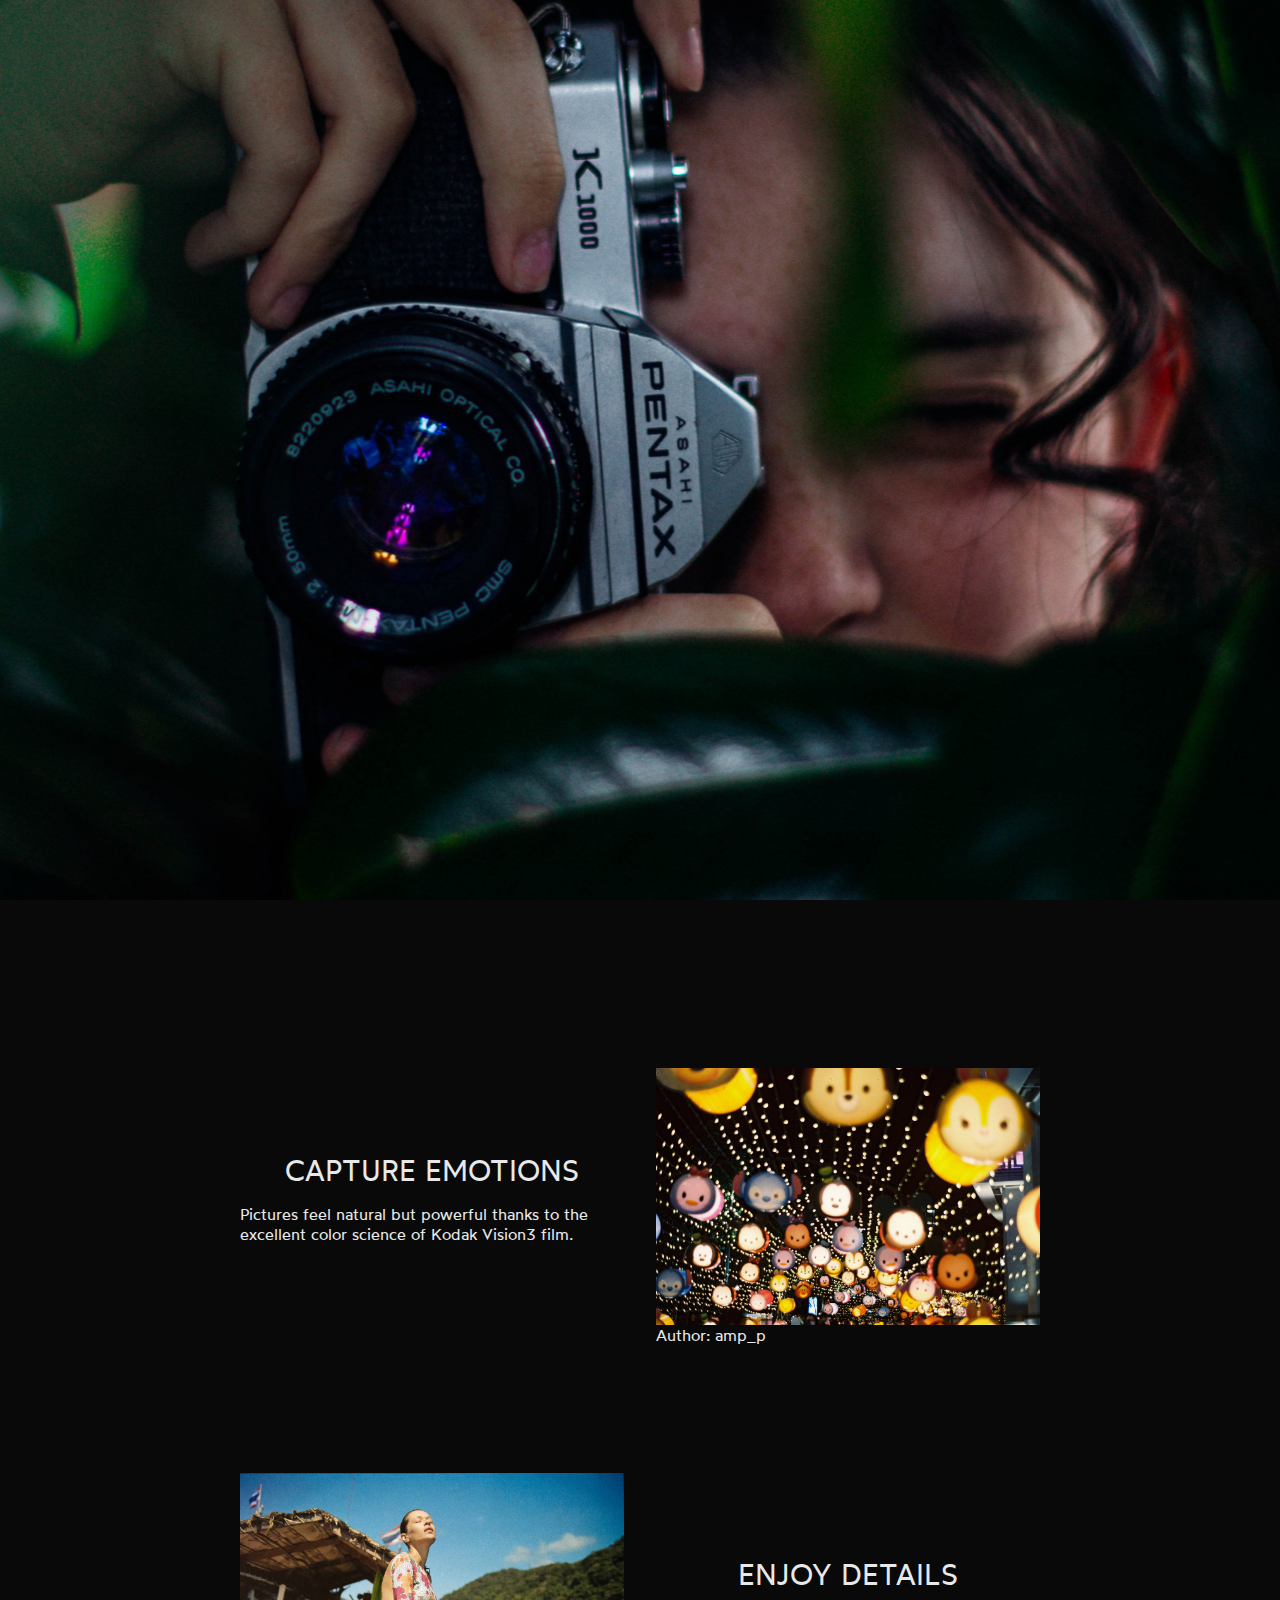
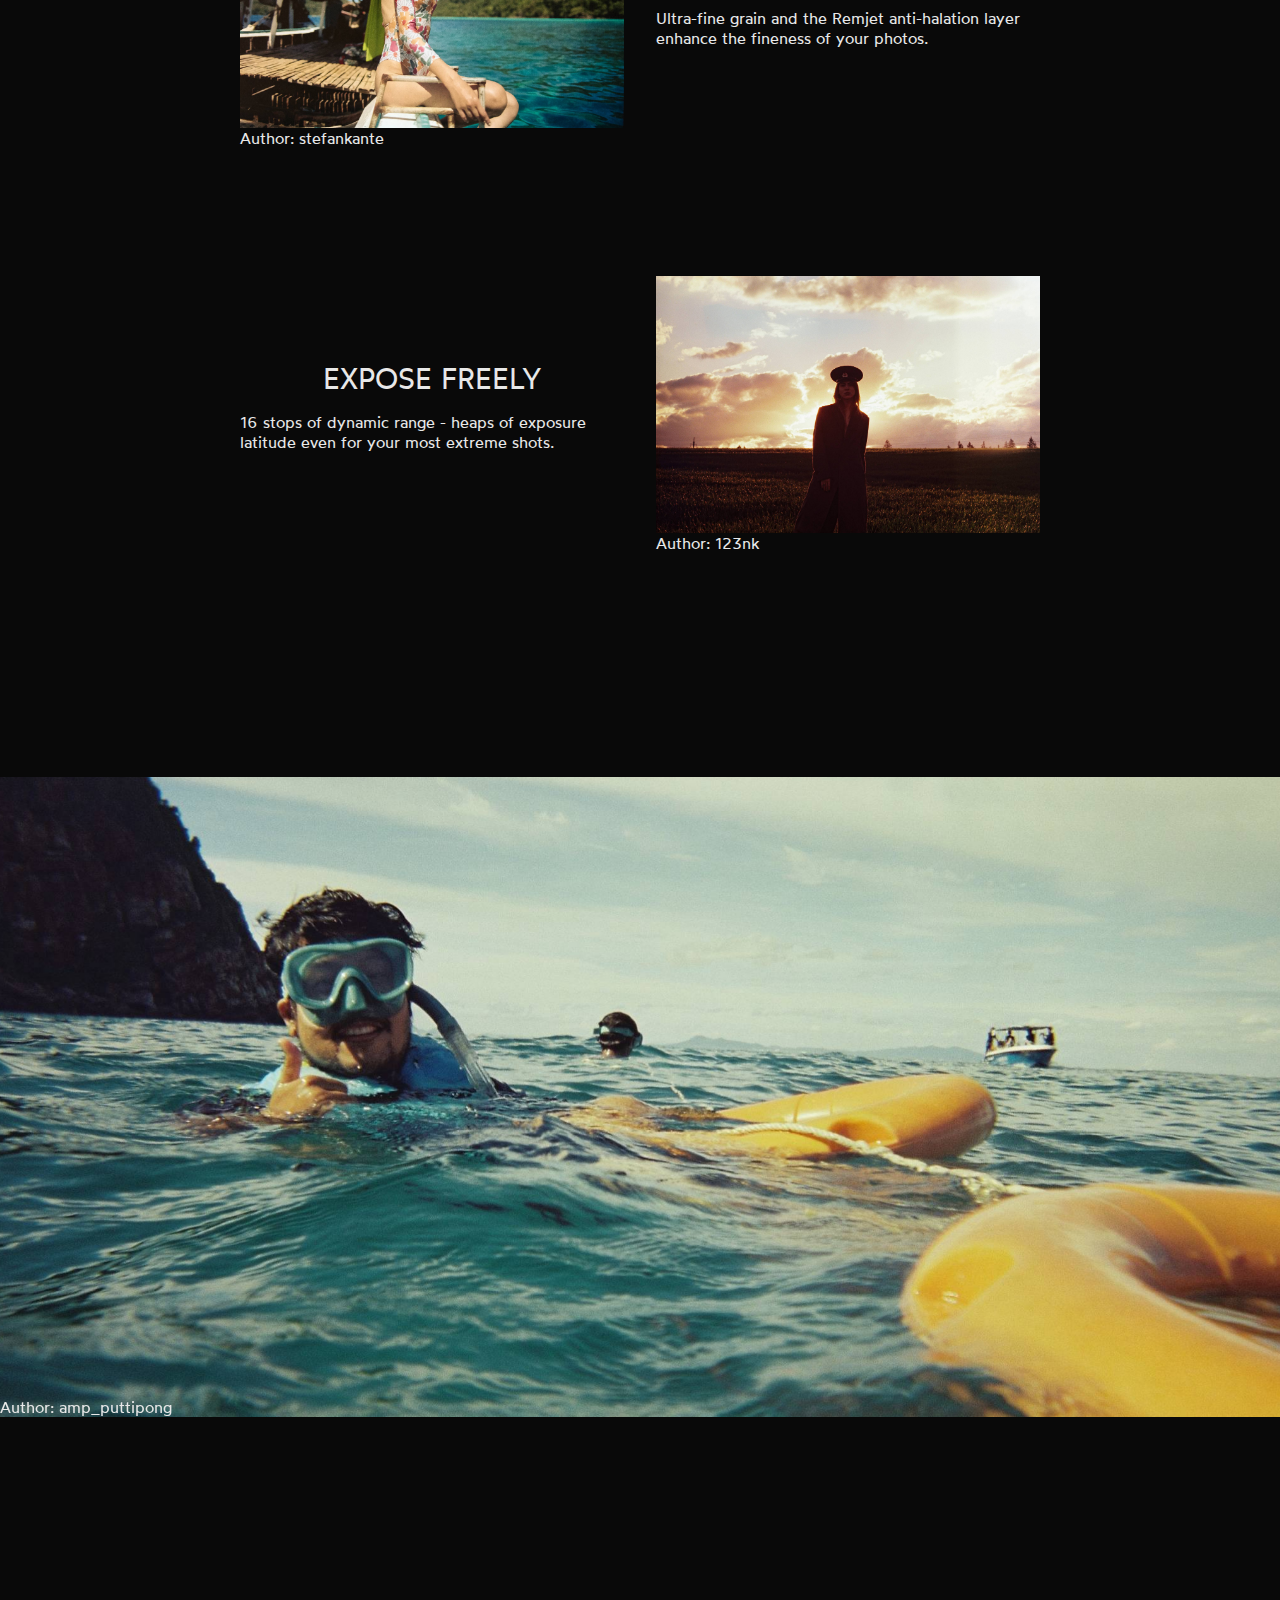
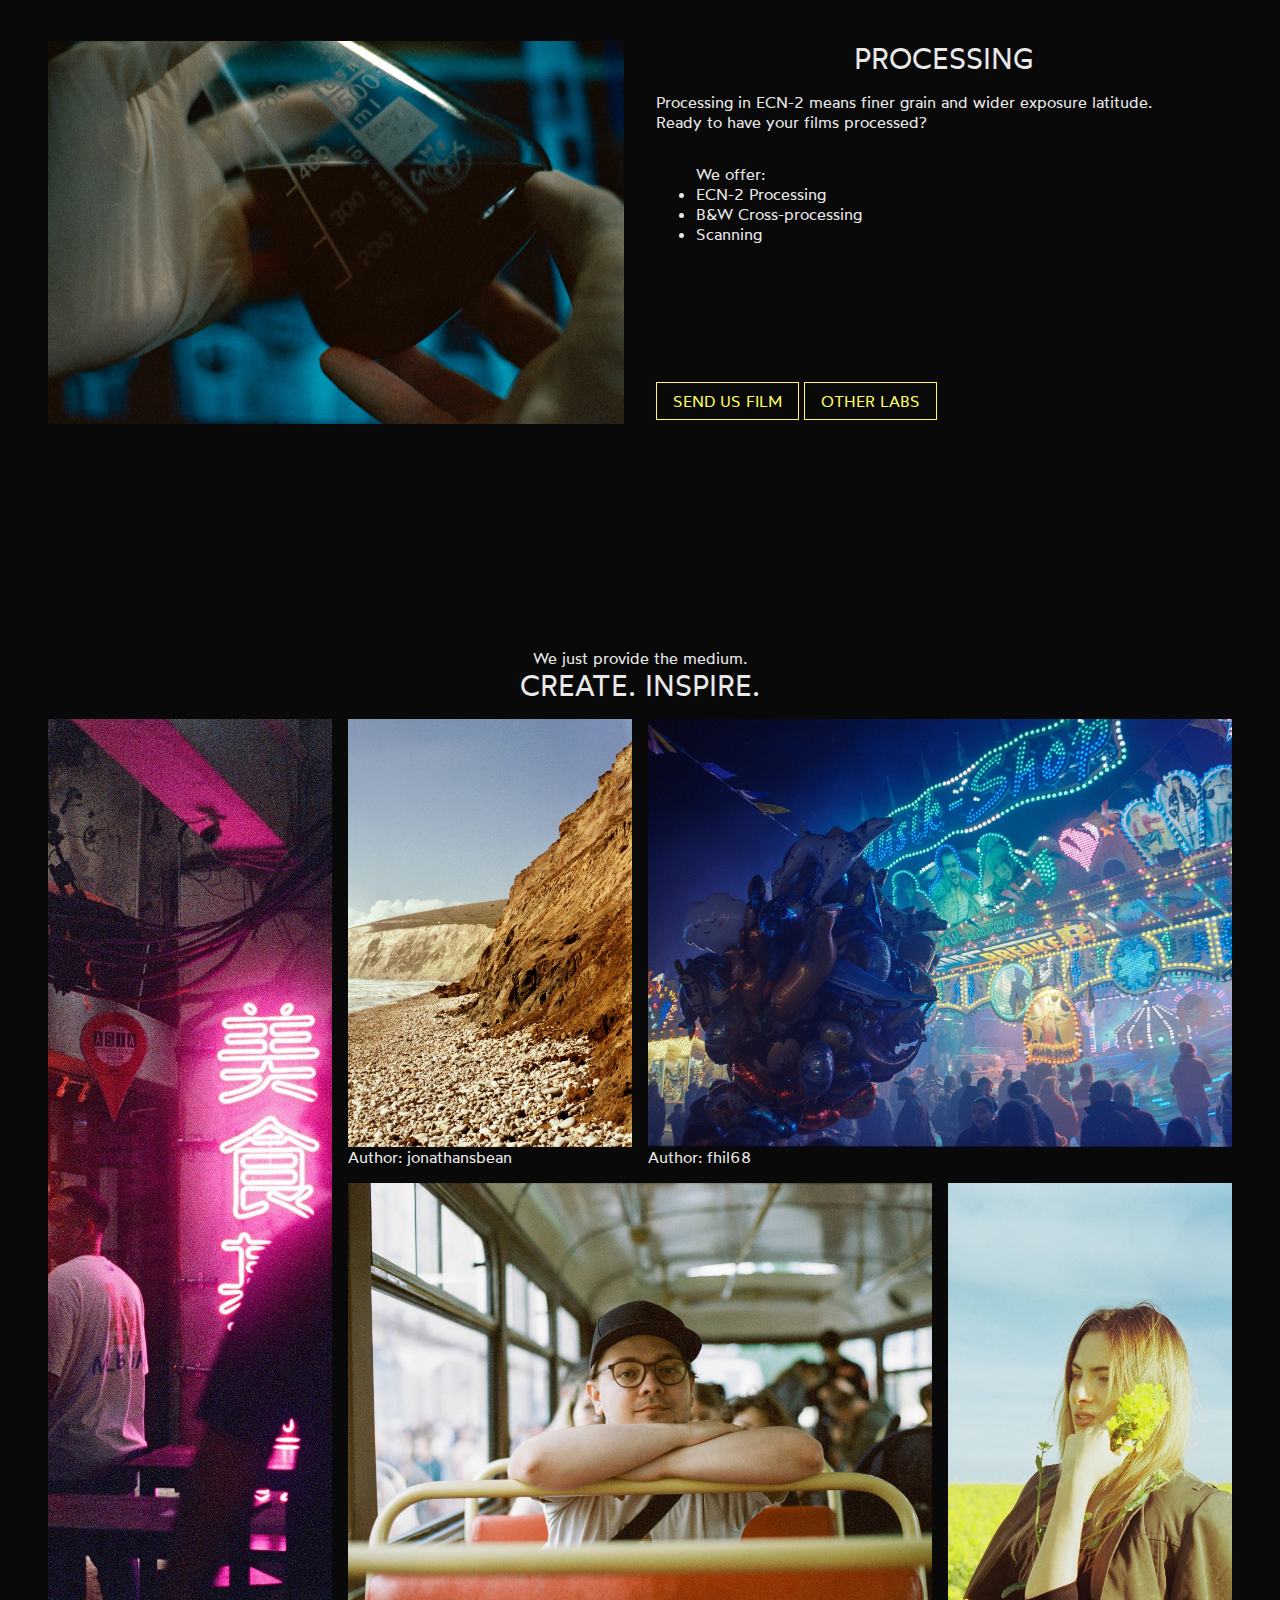
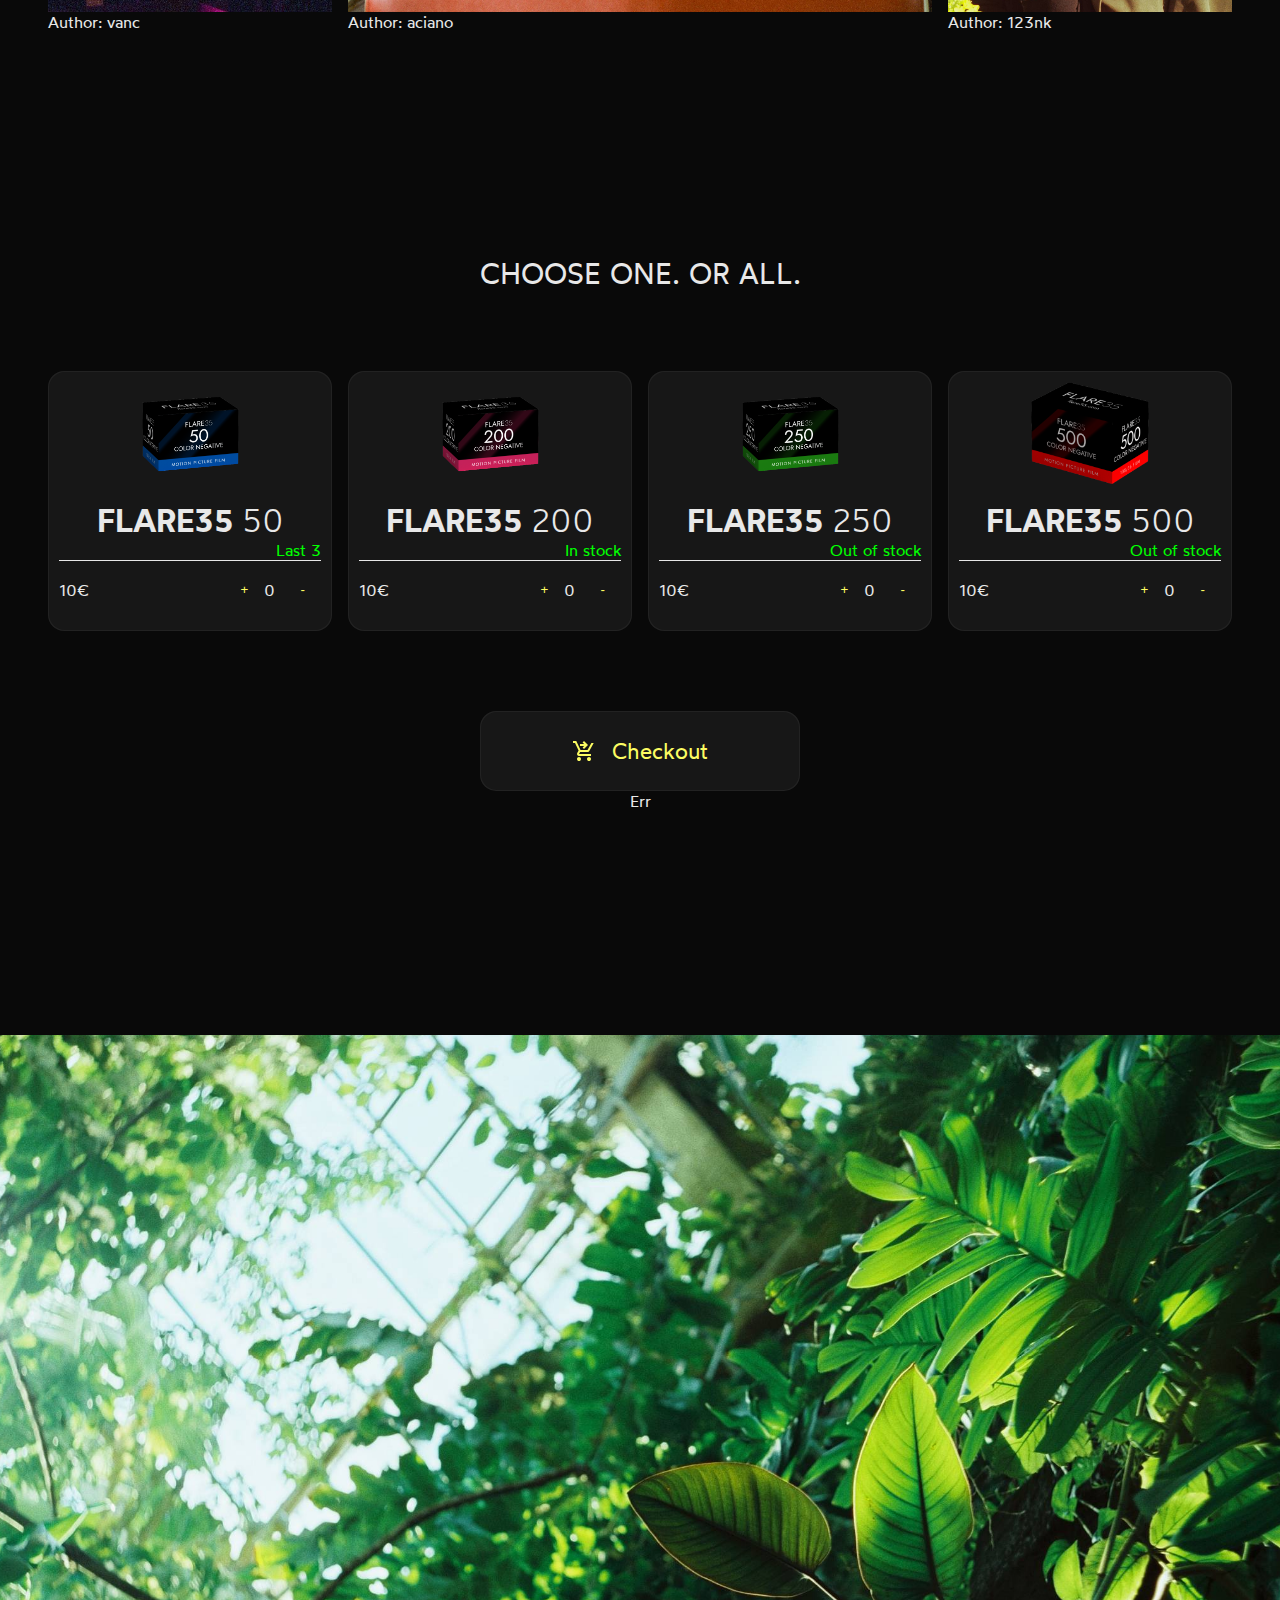
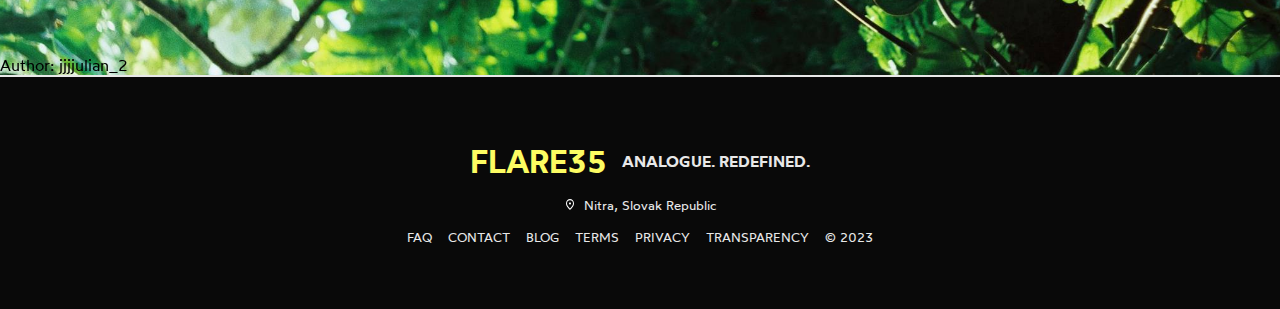
<file: index.html>
<!DOCTYPE html>
<html lang="en">

<head>
    <meta charset="UTF-8">
    <meta name="viewport" content="width=device-width, initial-scale=1.0">
    <title>Motion Picture film for Stills - Flare35</title>
    <link rel="stylesheet" href="/assets/flickity.css" media="screen">
    <link rel="stylesheet" href="/assets/style.css">
    <script async src="https://www.googletagmanager.com/gtag/js?id=G-KP2M0FMFSC"></script>
    <script>
        window.dataLayer = window.dataLayer || [];
        function gtag(){dataLayer.push(arguments);}
        gtag('js', new Date());

        gtag('config', 'G-KP2M0FMFSC');
    </script>
    <script src="/assets/simpleParallax.js"></script>
    <script defer src="/assets/index.js"></script>
    <meta name="description" content="Made with Kodak Vision3 50D, 200T, 250D and 500T">
</head>

<body>
    <header class="fullscreen composite">
        <div class="background">
            <picture>
                <source media="(max-width: 700px)" srcset="/images/girl_mobile.jpg">
                <img src="/images/girl_crop.jpg" alt="Taking a photo on film" class="parallax_down">
            </picture>
        </div>
        <h1 class="foreground" style="margin-block: 0;">
            <a href="/" class="logo">FLARE<span class="number35">35</span></a>
            <span style="text-transform: none;">Motion Picture Film. <strong>For Stills.</strong></span>
        </h1>
    </header>
    <main>

        <nav class="hidden">
            <a href="#" class="logo">FLARE<span class="number35">35</span></a>
            <div class="spacer"></div>
            <input type="checkbox" name="toggle" id="toggle">
            <label class="menu" for="toggle">
            </label>
            <div class="links">
                <div class="spacer"></div>
                <a href="#features">FEATURES</a>
                <a href="#processing">PROCESSING</a>
                <a href="#gallery">GALLERY</a>
                <a href="#order">ORDER</a>
            </div>
        </nav>

        <section class="smaller bi margintop" id="features">
            <div>
                <h2>CAPTURE EMOTIONS</h2>
                <p>Pictures feel natural but powerful thanks to the excellent color science of Kodak Vision3 film.</p>
            </div>
            <div>
                <img src="/images/lomography/amp_p.jpg" alt="">
                <span>Author: amp_p</span>
            </div>
        </section>

        <section class="smaller bi margintop marginbottom">
            <div>
                <img src="/images/lomography/stefankante.jpg" alt="">
                <span>Author: stefankante</span>
            </div>
            <div>
                <h2>ENJOY DETAILS</h2>
                <p>Ultra-fine grain and the Remjet anti-halation layer enhance the fineness of your photos.</p>
            </div>
        </section>

        <section class="smaller bi marginbottom">
            <div>
                <h2>EXPOSE FREELY</h2>
                <p>16 stops of dynamic range - heaps of exposure latitude even for your most extreme shots.</p>
            </div>
            <div>
                <img src="/images/lomography/123nk_2.jpg" alt="">
                <span>Author: 123nk</span>
            </div>
        </section>

        <section class="nomargin margintop marginbottom">
            <div class="vertical_spacer composite">
                <div class="background">
                    <img src="./images/lomography/amp_puttipong_1.jpg" class="parallax_down" style="object-position: 20%" >
                </div>
                <div class="foreground">
                    <span>Author: amp_puttipong</span>
                </div>
            </div>
        </section>

        <section class="bi marginbottom margintop" id="processing">
            <div>
                <img src="/images/processing.jpg" class="parallax_down" alt="Lab">
            </div>
            <div class="flexcolumn">
                <h2>PROCESSING</h2>
                <p>Processing in ECN-2 means finer grain and wider exposure latitude. <br> Ready to have your films processed?</p>
                <ul>
                    We offer:
                    <li>ECN-2 Processing</li>
                    <li>B&W Cross-processing</li>
                    <li>Scanning</li>
                </ul>
                <div class="verticalspacer"></div>
                <div>
                    <a href="/process.html" class="button">SEND US FILM</a>
                    <a href="/labs.html" class="button">OTHER LABS</a>
                </div>
            </div>
        </section>

        

        <section class="margintop marginbottom" id="gallery">
            <p class="text_center" style="margin-bottom: 0;">We just provide the medium.</p>
            <h2>Create. Inspire.</h2>
            <div class="gallery">
                <div class="rows_span2">
                    <img src="/images/lomography/vanc.jpg" alt="">
                    <span>Author: vanc</span>
                </div>
                <div>
                    <img src="/images/lomography/jonathansbean.jpg" class="" alt="">
                    <span>Author: jonathansbean</span>
                </div>
                <div class="columns_span2">
                    <img src="/images/lomography/fhil68_2.jpg" alt="">
                    <span>Author: fhil68</span>
                </div>
                <div class="columns_span2">
                    <img src="/images/lomography/aciano_2.jpg" alt="">
                    <span>Author: aciano</span>
                </div>
                <div>
                    <img src="/images/lomography/123nk.jpg" class="" alt="">
                    <span>Author: 123nk</span>
                </div>
            </div>
            

        </section>



        <section class="center marginbottom margintop" id="order">
            <h2>CHOOSE ONE. OR ALL.</h2>
            <div id="hovereffect">
                <div id="cards">

                    <div class="card hoverelem product" data-productid="50D">
                      <div class="card-content hoverelem-content">
                        <div class="card-image">
                            <img src="./images/films/50.png">
                        </div>
                        <div class="card-info">
    
                            <h3><span class="logo">FLARE<span class="number35">35</span></span> 50</h3>
                            
                          <span class="availability">Last 3</span>
                          <div class="product_menu">
                            <div class="price">10€</div>
                            <button class="plus">+</button>
                            <div class="amount">0</div>
                            <button class="minus">-</button>
                          </div>
                          
                        </div>
                      </div>
                    </div>
                    <div class="card hoverelem product" data-productid="200T">
                      <div class="card-content hoverelem-content">
                        <div class="card-image">
                            <img src="./images/films/200.png">
                        </div>
                        <div class="card-info">
                        
                            <h3><span class="logo">FLARE<span class="number35">35</span></span> 200</h3>
                            
                          <span class="availability">In stock</span>
                          <div class="product_menu">
                            <div class="price">10€</div>
                            <button class="plus">+</button>
                            <div class="amount">0</div>
                            <button class="minus">-</button>
                          </div>
                          
                        </div>  
                      </div>
                    </div>
                    <div class="card hoverelem product" data-productid="250D">
                      <div class="card-content hoverelem-content">
                        <div class="card-image">
                            <img src="./images/films/250.png">
                        </div>
                        <div class="card-info">
                        
                            <h3><span class="logo">FLARE<span class="number35">35</span></span> 250</h3>
                            
                          <span class="availability soon">Out of stock</span>
                          <div class="product_menu">
                            <div class="price">10€</div>
                            <button class="plus">+</button>
                            <div class="amount">0</div>
                            <button class="minus">-</button>
                          </div>
                        
                        </div>
                      </div>
                    </div>
                    <div class="card hoverelem product" data-productid="500T">
                      <div class="card-content hoverelem-content">
                        <div class="card-image">
                            <img src="./images/films/500.png">
                        </div>
                        <div class="card-info">
                          <h3><span class="logo">FLARE<span class="number35">35</span></span> 500</h3>
                          
                          <span class="availability soon">Out of stock</span>
                          <div class="product_menu" disabled>
                            <div class="price">10€</div>
                            <button class="plus">+</button>
                            <div class="amount">0</div>
                            <button class="minus">-</button>
                          </div>
                          
                        </div>
                      </div>
                    </div>
                    
                  </div>

                  
    
                  <a href="#cards" id="checkout" class="hoverelem checkout-button">
                    <span class="hoverelem-content">
                      <svg xmlns="http://www.w3.org/2000/svg" height="24" viewBox="0 -960 960 960" width="24"><path d="m480-560-56-56 63-64H320v-80h167l-64-64 57-56 160 160-160 160ZM280-80q-33 0-56.5-23.5T200-160q0-33 23.5-56.5T280-240q33 0 56.5 23.5T360-160q0 33-23.5 56.5T280-80Zm400 0q-33 0-56.5-23.5T600-160q0-33 23.5-56.5T680-240q33 0 56.5 23.5T760-160q0 33-23.5 56.5T680-80ZM40-800v-80h131l170 360h280l156-280h91L692-482q-11 20-29.5 31T622-440H324l-44 80h480v80H280q-45 0-68.5-39t-1.5-79l54-98-144-304H40Z"/></svg>
                      Checkout
                    </span>
                  </a>

                  <span id="checkout_error" class="error hidden">Err</span>


                  

                  
            </div>
            

        </section>

        <section class="nomargin margintop">
            <div class="vertical_spacer composite">
                <div class="background">
                    <img src="./images/lomography/jjjjulian_2.jpg" class="parallax_up" >
                </div>
                <div class="foreground">
                    <span style="color: black;">Author: jjjjulian_2</span>
                </div>
            </div>
        </section>

    </main>
    <footer>
        <div class="logo">
            <a href="#" class="logo">FLARE<span class="number35">35</span></a>
            <span>ANALOGUE. REDEFINED.</span>
        </div>
        <div class="address">
            <img src="/assets/icons/location.svg" alt="Location" class="icon"> Nitra, Slovak Republic
        </div>
        <div class="links">
            <a href="/faq.html">FAQ</a>
            <a href="/contact.html">Contact</a>
            <a href="/blog/">Blog</a>
            <a href="/terms.html">Terms</a>
            <a href="/privacy.html">Privacy</a>
            <a href="/transparency.html">Transparency</a>
            <a>&copy; 2023</a>
        </div>
    </footer>
    
</body>

</html>
</file>
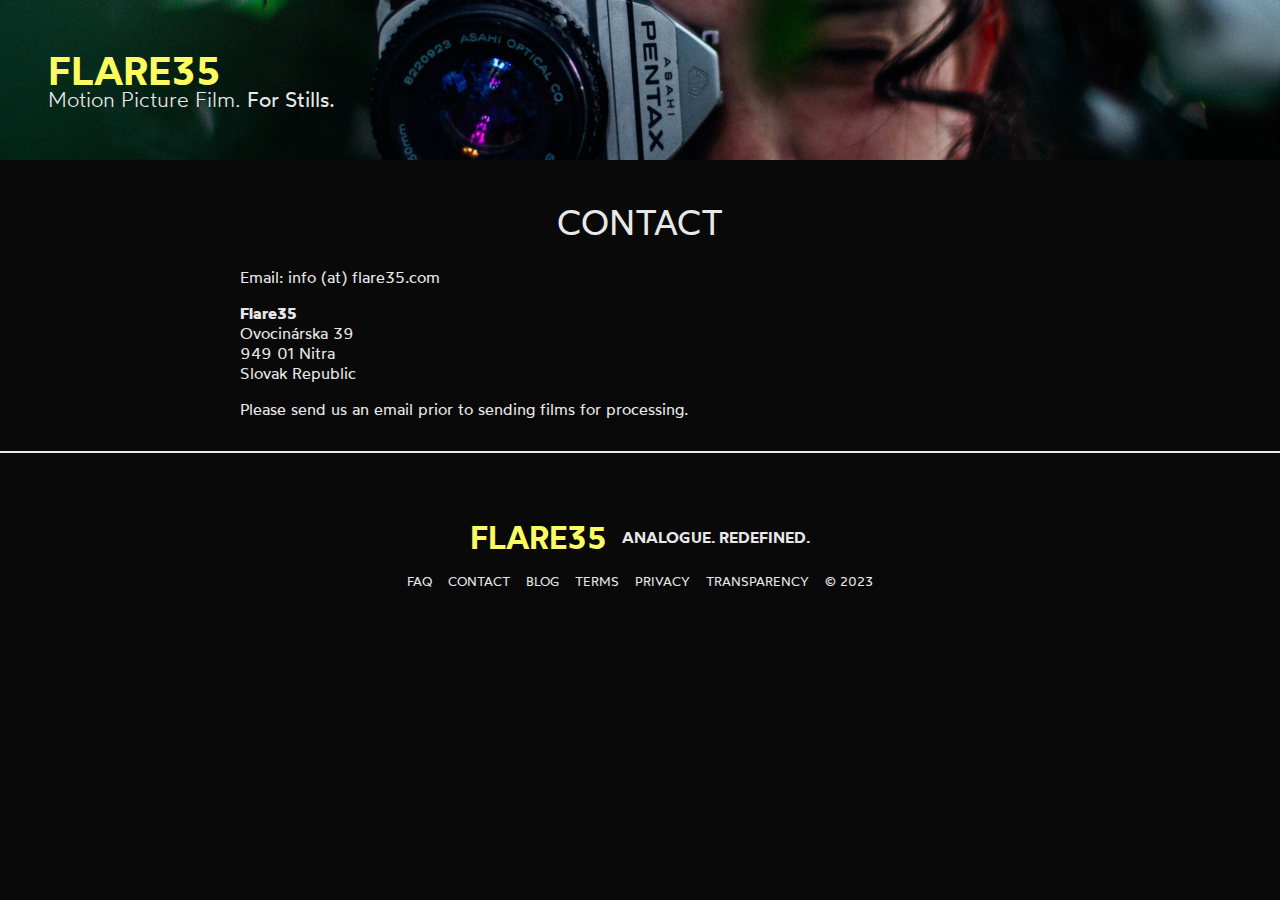
<file: contact.html>
<!DOCTYPE html>
<html lang="en">

<head>
    <meta charset="UTF-8">
    <meta name="viewport" content="width=device-width, initial-scale=1.0">
    <title>Flare35 - Motion Picture film for Stills</title>
    <link rel="stylesheet" href="/assets/style.css">
    <script async src="https://www.googletagmanager.com/gtag/js?id=G-KP2M0FMFSC"></script>
    <script>
        window.dataLayer = window.dataLayer || [];
        function gtag(){dataLayer.push(arguments);}
        gtag('js', new Date());

        gtag('config', 'G-KP2M0FMFSC');
    </script>
</head>


<body>
    <header class="composite">
        <div class="background">
            <img src="./images/girl_crop.jpg" class="parallax_down">
        </div>
        <div class="foreground">
            <a href="/" class="logo">FLARE<span class="number35">35</span></a>
            <span>Motion Picture Film. <strong>For Stills.</strong></span>
        </div>
    </header>
    <main>

        <section class="smaller">
            <h1>Contact</h1>
            <p>Email: info (at) flare35.com</p>
            <p>
                <b>Flare35</b> <br>
                Ovocinárska 39 <br>
                949 01 Nitra <br>
                Slovak Republic
            </p>
            <p>Please send us an email prior to sending films for processing.</p>

        </section>


    </main>
    <footer>
        <div class="logo">
            <a href="#">FLARE35</a>
            <span>ANALOGUE. REDEFINED.</span>
        </div>
        <div class="links">
            <a href="/faq.html">FAQ</a>
            <a href="/contact.html">Contact</a>
            <a href="/blog/">Blog</a>
            <a href="/terms.html">Terms</a>
            <a href="/privacy.html">Privacy</a>
            <a href="/transparency.html">Transparency</a>
            <a>&copy; 2023</a>
        </div>
    </footer>
    
</body>

</html>
</file>
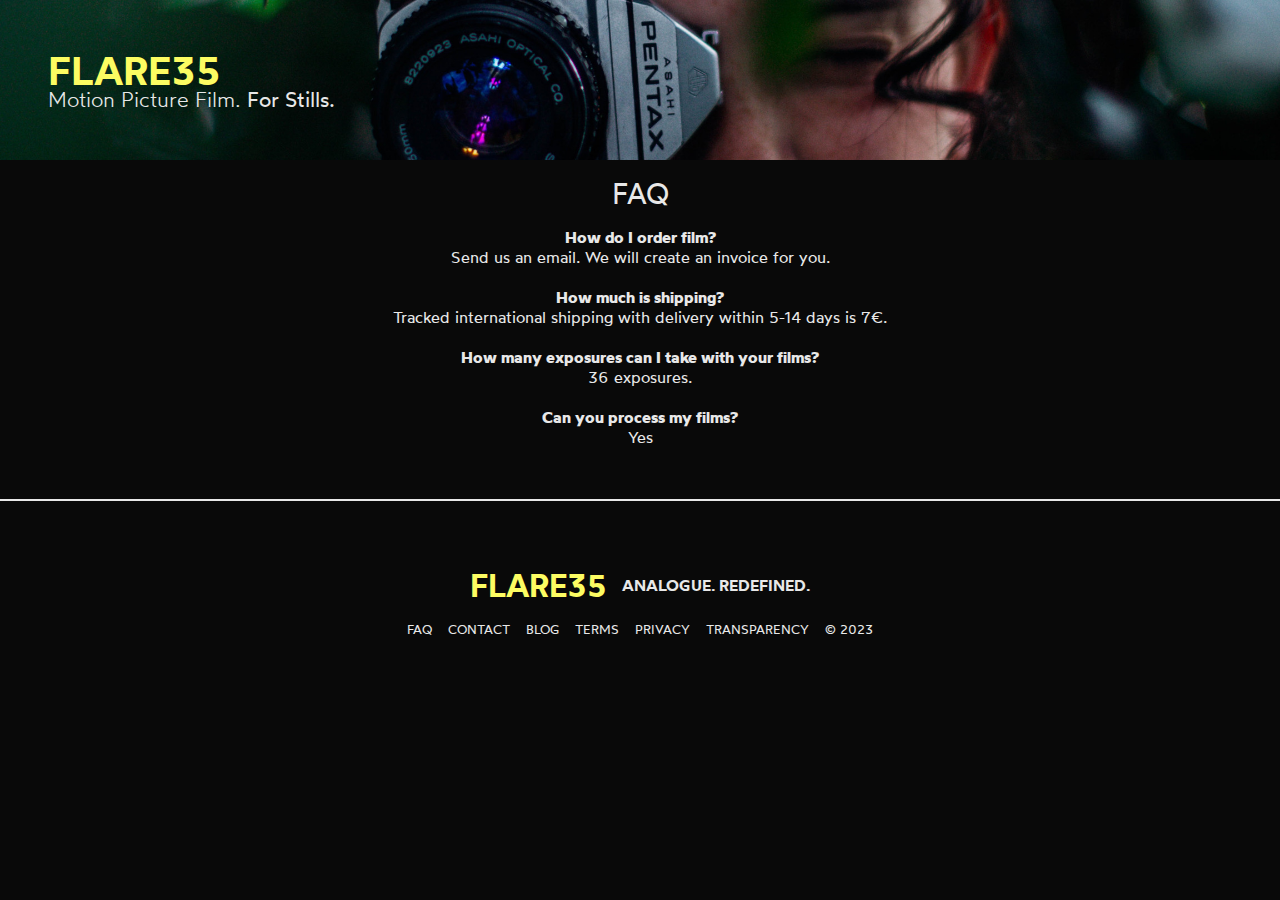
<file: faq.html>
<!DOCTYPE html>
<html lang="en">

<head>
    <meta charset="UTF-8">
    <meta name="viewport" content="width=device-width, initial-scale=1.0">
    <title>Flare35 - Motion Picture film for Stills</title>
    <link rel="stylesheet" href="/assets/style.css">
    <script async src="https://www.googletagmanager.com/gtag/js?id=G-KP2M0FMFSC"></script>
    <script>
        window.dataLayer = window.dataLayer || [];
        function gtag(){dataLayer.push(arguments);}
        gtag('js', new Date());

        gtag('config', 'G-KP2M0FMFSC');
    </script>
</head>


<body>
    <header class="composite">
        <div class="background">
            <img src="./images/girl_crop.jpg" class="parallax_down">
        </div>
        <div class="foreground">
            <a href="/" class="logo">FLARE<span class="number35">35</span></a>
            <span>Motion Picture Film. <strong>For Stills.</strong></span>
        </div>
    </header>
    <main>

        <section class="smaller">
            <h2>FAQ</h2>
            <p style="text-align: center;">
                <span>
                    <strong>How do I order film?</strong> <br>
                    <span>Send us an email. We will create an invoice for you.</span><br><br>
                </span>
                <span>
                    <strong>How much is shipping?</strong> <br>
                    <span>Tracked international shipping with delivery within 5-14 days is 7€.</span><br><br>
                </span>
                <span>
                    <strong>How many exposures can I take with your films?</strong> <br>
                    <span>36 exposures.</span><br><br>
                </span>
                <span>
                    <strong>Can you process my films?</strong> <br>
                    <span>Yes</span><br><br>
                </span>
            </p>
        </section>


    </main>
    <footer>
        <div class="logo">
            <a href="#">FLARE35</a>
            <span>ANALOGUE. REDEFINED.</span>
        </div>
        <div class="links">
            <a href="/faq.html">FAQ</a>
            <a href="/contact.html">Contact</a>
            <a href="/blog/">Blog</a>
            <a href="/terms.html">Terms</a>
            <a href="/privacy.html">Privacy</a>
            <a href="/transparency.html">Transparency</a>
            <a>&copy; 2023</a>
        </div>
    </footer>
    
</body>

</html>
</file>
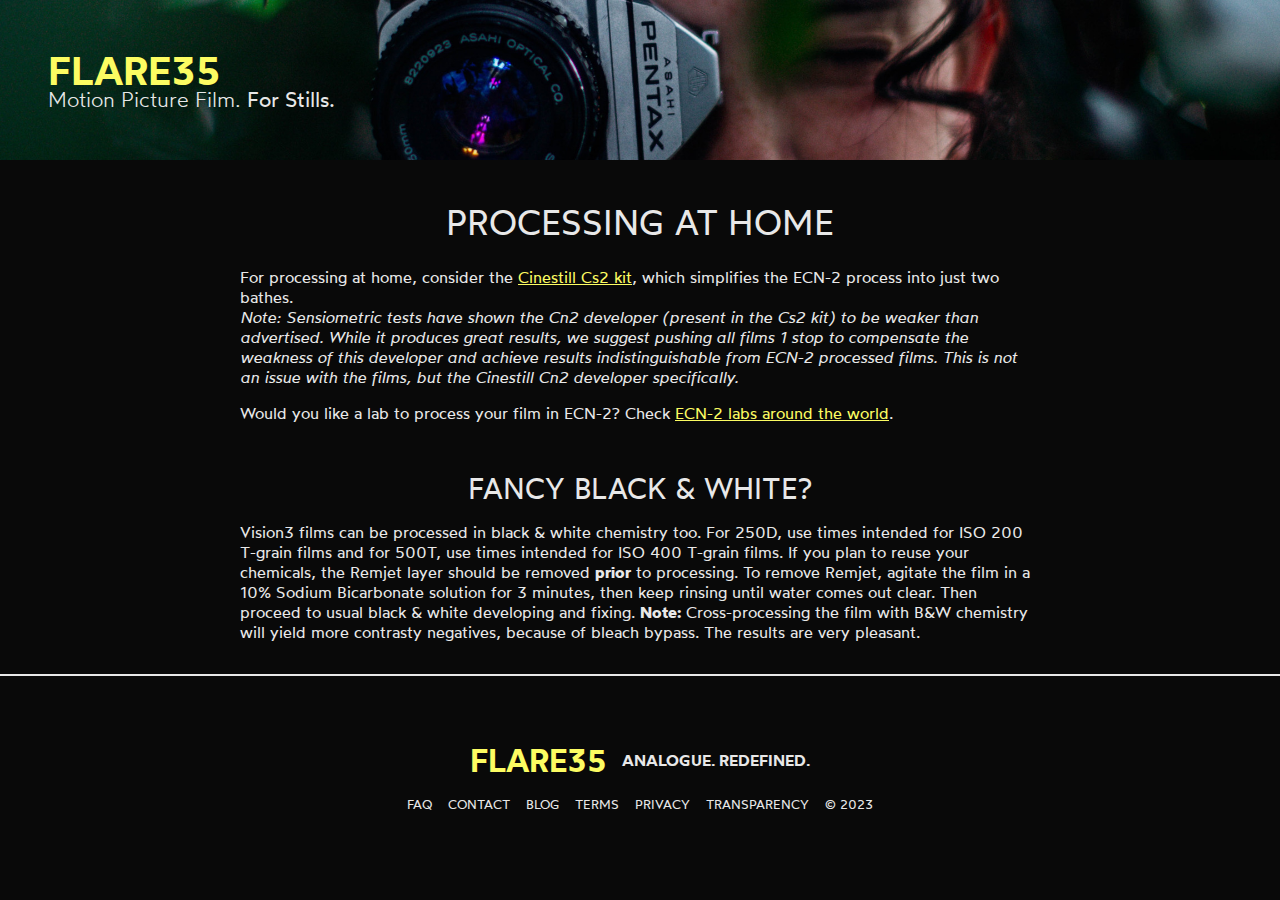
<file: home-processing.html>
<!DOCTYPE html>
<html lang="en">

<head>
    <meta charset="UTF-8">
    <meta name="viewport" content="width=device-width, initial-scale=1.0">
    <title>Flare35 - Motion Picture film for Stills</title>
    <link rel="stylesheet" href="/assets/style.css">
    <script async src="https://www.googletagmanager.com/gtag/js?id=G-KP2M0FMFSC"></script>
    <script>
        window.dataLayer = window.dataLayer || [];
        function gtag(){dataLayer.push(arguments);}
        gtag('js', new Date());

        gtag('config', 'G-KP2M0FMFSC');
    </script>
</head>


<body>
    <header class="composite">
        <div class="background">
            <img src="./images/girl_crop.jpg" class="parallax_down">
        </div>
        <div class="foreground">
            <a href="/" class="logo">FLARE<span class="number35">35</span></a>
            <span>Motion Picture Film. <strong>For Stills.</strong></span>
        </div>
    </header>
    <main>
        <section class="smaller">
            <h1>Processing at home</h1>
            <p>
                For processing at home, consider the <a href="https://cinestillfilm.com/products/cs2-cine-simplified-ecn-2-bath-kit-low-contrast-motion-picture-color-negatives-for-ecp-scanning?variant=32487168344138" target="_blank">Cinestill Cs2 kit</a>, which
                simplifies the ECN-2 process into just two bathes. <br>
                <i>Note: Sensiometric tests have shown the Cn2 developer (present in the Cs2 kit) to be weaker
                    than advertised. While it produces great results, we suggest pushing all
                    films 1 stop to compensate the weakness of this developer and achieve results
                    indistinguishable from ECN-2 processed films. This is not an issue with the films, but the
                    Cinestill Cn2 developer specifically.
                </i>
            </p>
            <p>Would you like a lab to process your film in ECN-2? Check <a href="/labs.html">ECN-2 labs around the world</a>.</p>

        </section>

        <section class="smaller">
            <h2>Fancy Black & White?</h2>
            <p>
                Vision3 films can be processed in black & white chemistry too.
                For 250D, use times intended for ISO 200 T-grain films and for 500T,
                use times intended for ISO 400 T-grain films.
                If you plan to reuse your chemicals, the Remjet layer should be
                removed <b>prior</b> to processing.
                To remove Remjet, agitate the film in a 10% Sodium Bicarbonate solution
                for 3 minutes, then keep rinsing until water comes out clear. Then proceed
                to usual black & white developing and fixing.
                <b>Note:</b> Cross-processing the film with B&W chemistry will yield more contrasty
                negatives, because of bleach bypass. The results are very pleasant.
            </p>
        </section>



    </main>
    <footer>
        <div class="logo">
            <a href="#">FLARE35</a>
            <span>ANALOGUE. REDEFINED.</span>
        </div>
        <div class="links">
            <a href="/faq.html">FAQ</a>
            <a href="/contact.html">Contact</a>
            <a href="/blog/">Blog</a>
            <a href="/terms.html">Terms</a>
            <a href="/privacy.html">Privacy</a>
            <a href="/transparency.html">Transparency</a>
            <a>&copy; 2023</a>
        </div>
    </footer>
    
</body>

</html>
</file>
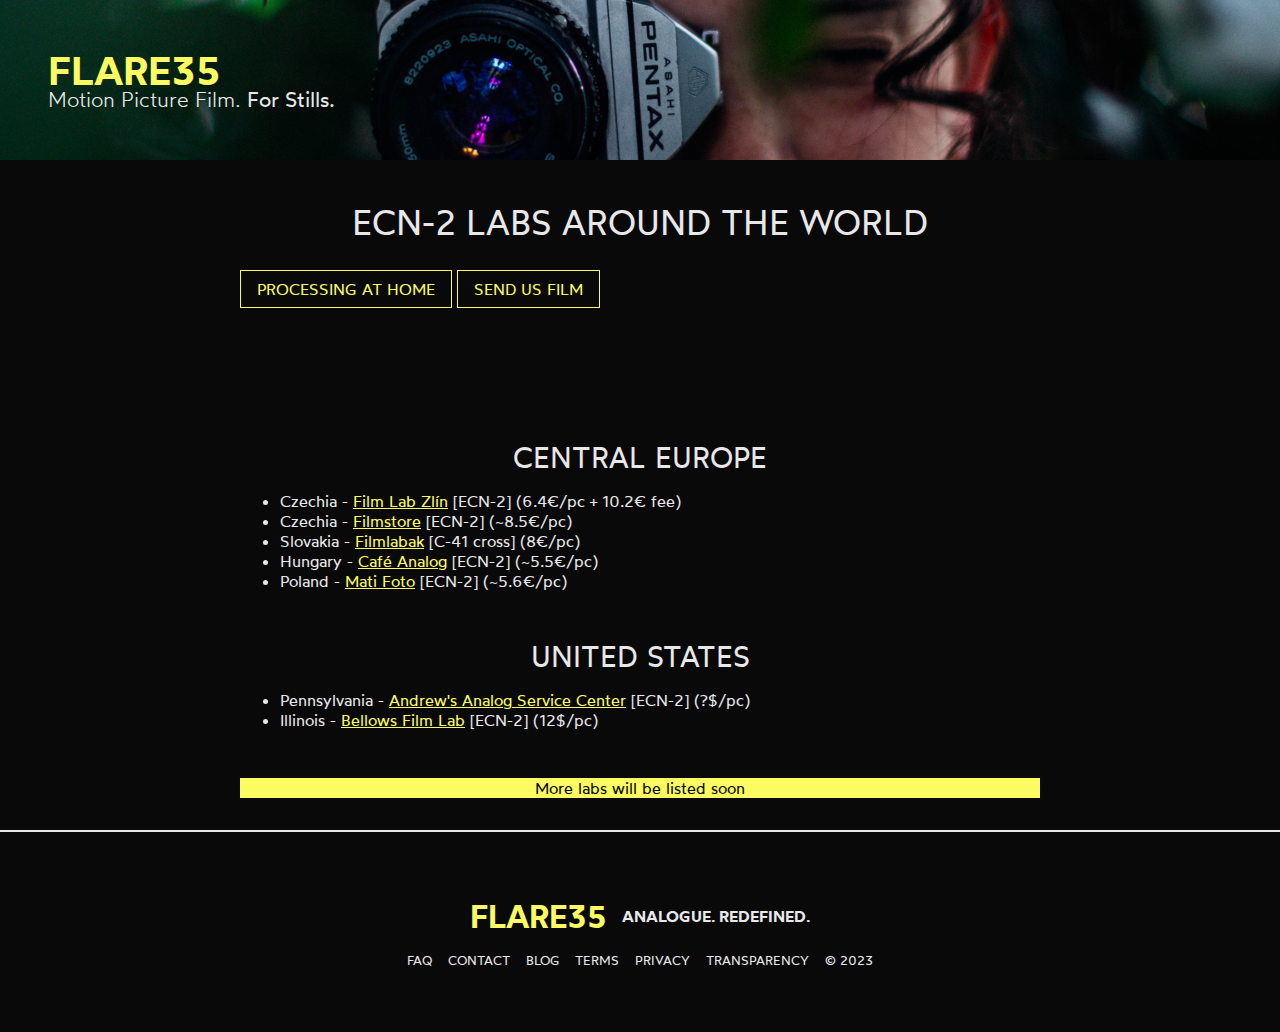
<file: labs.html>
<!DOCTYPE html>
<html lang="en">

<head>
    <meta charset="UTF-8">
    <meta name="viewport" content="width=device-width, initial-scale=1.0">
    <title>Flare35 - Motion Picture film for Stills</title>
    <link rel="stylesheet" href="/assets/style.css">
    <script async src="https://www.googletagmanager.com/gtag/js?id=G-KP2M0FMFSC"></script>
    <script>
        window.dataLayer = window.dataLayer || [];
        function gtag(){dataLayer.push(arguments);}
        gtag('js', new Date());

        gtag('config', 'G-KP2M0FMFSC');
    </script>
</head>

<body>
    <header class="composite">
        <div class="background">
            <img src="./images/girl_crop.jpg">
        </div>
        <div class="foreground">
            <a href="/" class="logo">FLARE<span class="number35">35</span></a>
            <span>Motion Picture Film. <strong>For Stills.</strong></span>
        </div>
    </header>
    <main>


        <section class="smaller marginbottom">
            <h1>ECN-2 LABS AROUND THE WORLD</h1>
            <a href="/home-processing.html" class="button">PROCESSING AT HOME</a>
            <a href="/process.html" class="button">SEND US FILM</a>
        </section>
        <section class="smaller">
            <h2>Central Europe</h2>
            <p>
                <ul>
                    <li>Czechia - <a href="https://www.filmlabzlin.cz/en/services/classical-laboratory/" target="_blank">Film Lab Zlín</a> [ECN-2] (6.4€/pc + 10.2€ fee)</li>
                    <li>Czechia - <a href="https://www.filmstore.cz/vyvolani-procesem-ecn-2/" target="_blank">Filmstore</a> [ECN-2] (~8.5€/pc)</li>
                    <li>Slovakia - <a href="https://www.filmlabak.sk/" target="_blank">Filmlabak</a> [C-41 cross] (8€/pc)</li>
                    <li>Hungary - <a href="https://cafeanalog.hu/fotolabor/film-kidolgozas" target="_blank">Café Analog</a> [ECN-2] (~5.5€/pc)</li>
                    <li>Poland - <a href="https://matifoto.pl/" target="_blank">Mati Foto</a> [ECN-2] (~5.6€/pc)</li>

                </ul>
            </p>
        </section>

        <section class="smaller">
            <h2>United States</h2>
            <p>
                <ul>
                    <li>Pennsylvania - <a href="https://www.needfilmdeveloped.com/">Andrew's Analog Service Center</a> [ECN-2] (?$/pc)</li>
                    <li>Illinois - <a href="https://www.bellowsfilmlab.com/">Bellows Film Lab</a> [ECN-2] (12$/pc)</li>
                </ul>
            </p>
        </section>
        
        <section class="smaller">
            <p class="text_center inverted">More labs will be listed soon</p>
        </section>



    </main>
    <footer>
        <div class="logo">
            <a href="#">FLARE35</a>
            <span>ANALOGUE. REDEFINED.</span>
        </div>
        <div class="links">
            <a href="/faq.html">FAQ</a>
            <a href="/contact.html">Contact</a>
            <a href="/blog/">Blog</a>
            <a href="/terms.html">Terms</a>
            <a href="/privacy.html">Privacy</a>
            <a href="/transparency.html">Transparency</a>
            <a>&copy; 2023</a>
        </div>
    </footer>
    
</body>

</html>
</file>
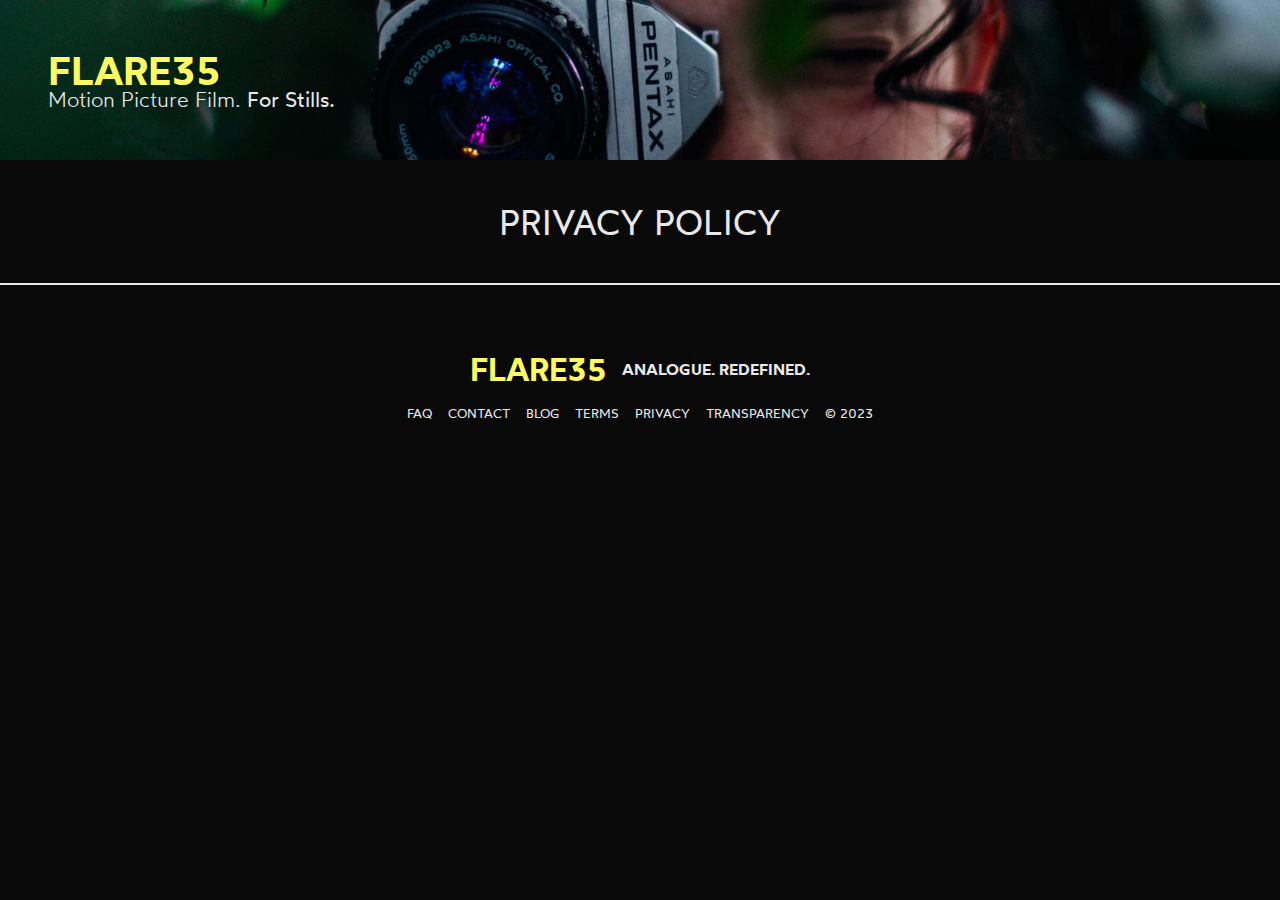
<file: privacy.html>
<!DOCTYPE html>
<html lang="en">

<head>
    <meta charset="UTF-8">
    <meta name="viewport" content="width=device-width, initial-scale=1.0">
    <title>Flare35 - Motion Picture film for Stills</title>
    <link rel="stylesheet" href="/assets/style.css">
    <script async src="https://www.googletagmanager.com/gtag/js?id=G-KP2M0FMFSC"></script>
    <script>
        window.dataLayer = window.dataLayer || [];
        function gtag(){dataLayer.push(arguments);}
        gtag('js', new Date());

        gtag('config', 'G-KP2M0FMFSC');
    </script>
</head>


<body>
    <header class="composite">
        <div class="background">
            <img src="./images/girl_crop.jpg" class="parallax_down">
        </div>
        <div class="foreground">
            <a href="/" class="logo">FLARE<span class="number35">35</span></a>
            <span>Motion Picture Film. <strong>For Stills.</strong></span>
        </div>
    </header>
    <main>

        <section class="smaller">
            <h1>Privacy Policy</h1>
            <p></p>
        </section>


    </main>
    <footer>
        <div class="logo">
            <a href="#">FLARE35</a>
            <span>ANALOGUE. REDEFINED.</span>
        </div>
        <div class="links">
            <a href="/faq.html">FAQ</a>
            <a href="/contact.html">Contact</a>
            <a href="/blog/">Blog</a>
            <a href="/terms.html">Terms</a>
            <a href="/privacy.html">Privacy</a>
            <a href="/transparency.html">Transparency</a>
            <a>&copy; 2023</a>
        </div>
    </footer>
    
</body>

</html>
</file>
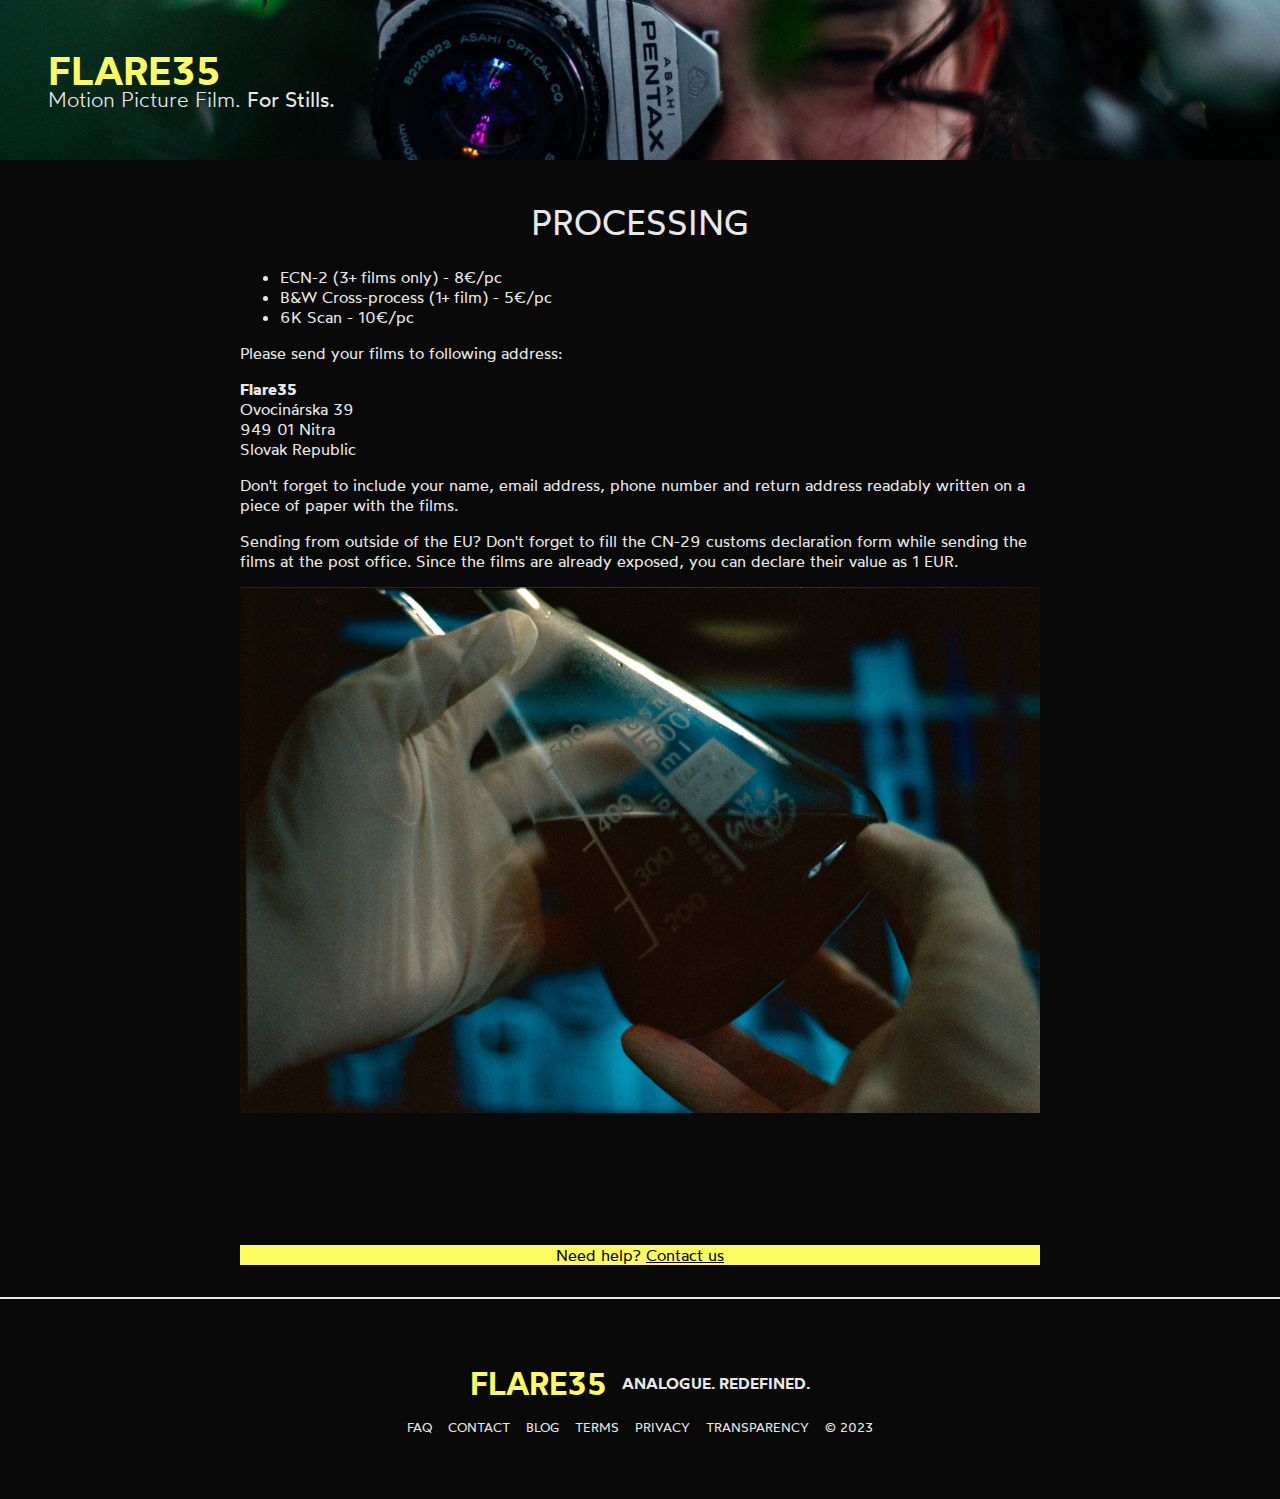
<file: process.html>
<!DOCTYPE html>
<html lang="en">

<head>
    <meta charset="UTF-8">
    <meta name="viewport" content="width=device-width, initial-scale=1.0">
    <title>Flare35 - Motion Picture film for Stills</title>
    <link rel="stylesheet" href="/assets/style.css">
    <script async src="https://www.googletagmanager.com/gtag/js?id=G-KP2M0FMFSC"></script>
    <script>
        window.dataLayer = window.dataLayer || [];
        function gtag(){dataLayer.push(arguments);}
        gtag('js', new Date());

        gtag('config', 'G-KP2M0FMFSC');
    </script>
</head>

<body>
    <header class="composite">
        <div class="background">
            <img src="./images/girl_crop.jpg">
        </div>
        <div class="foreground">
            <a href="/" class="logo">FLARE<span class="number35">35</span></a>
            <span>Motion Picture Film. <strong>For Stills.</strong></span>
        </div>
    </header>
    <main>


        <section class="smaller marginbottom">
            <h1>PROCESSING</h1>

            <ul>
                <li>ECN-2 (3+ films only) - 8€/pc</li>
                <li>B&W Cross-process (1+ film) - 5€/pc</li>
                <li>6K Scan - 10€/pc</li>
            </ul>

            <p>
                Please send your films to following address:
            </p>

            <p>
                <b>Flare35</b> <br>
                Ovocinárska 39 <br>
                949 01 Nitra <br>
                Slovak Republic
            </p>

            <p>
                Don't forget to include your name, email address, phone number and return address readably written on a piece of paper with the films.
            </p>

            <p>
                Sending from outside of the EU? Don't forget to fill the CN-29 customs declaration form while sending the films at the post office.
                Since the films are already exposed, you can declare their value as 1 EUR.
            </p>

            <img src="/images/processing.jpg" alt="Lab">
            
        </section>

        <section class="smaller">
            <p class="text_center inverted">Need help? <a href="/contact.html">Contact us</a></p>
        </section>
        



    </main>
    <footer>
        <div class="logo">
            <a href="#">FLARE35</a>
            <span>ANALOGUE. REDEFINED.</span>
        </div>
        <div class="links">
            <a href="/faq.html">FAQ</a>
            <a href="/contact.html">Contact</a>
            <a href="/blog/">Blog</a>
            <a href="/terms.html">Terms</a>
            <a href="/privacy.html">Privacy</a>
            <a href="/transparency.html">Transparency</a>
            <a>&copy; 2023</a>
        </div>
    </footer>
    
</body>

</html>
</file>
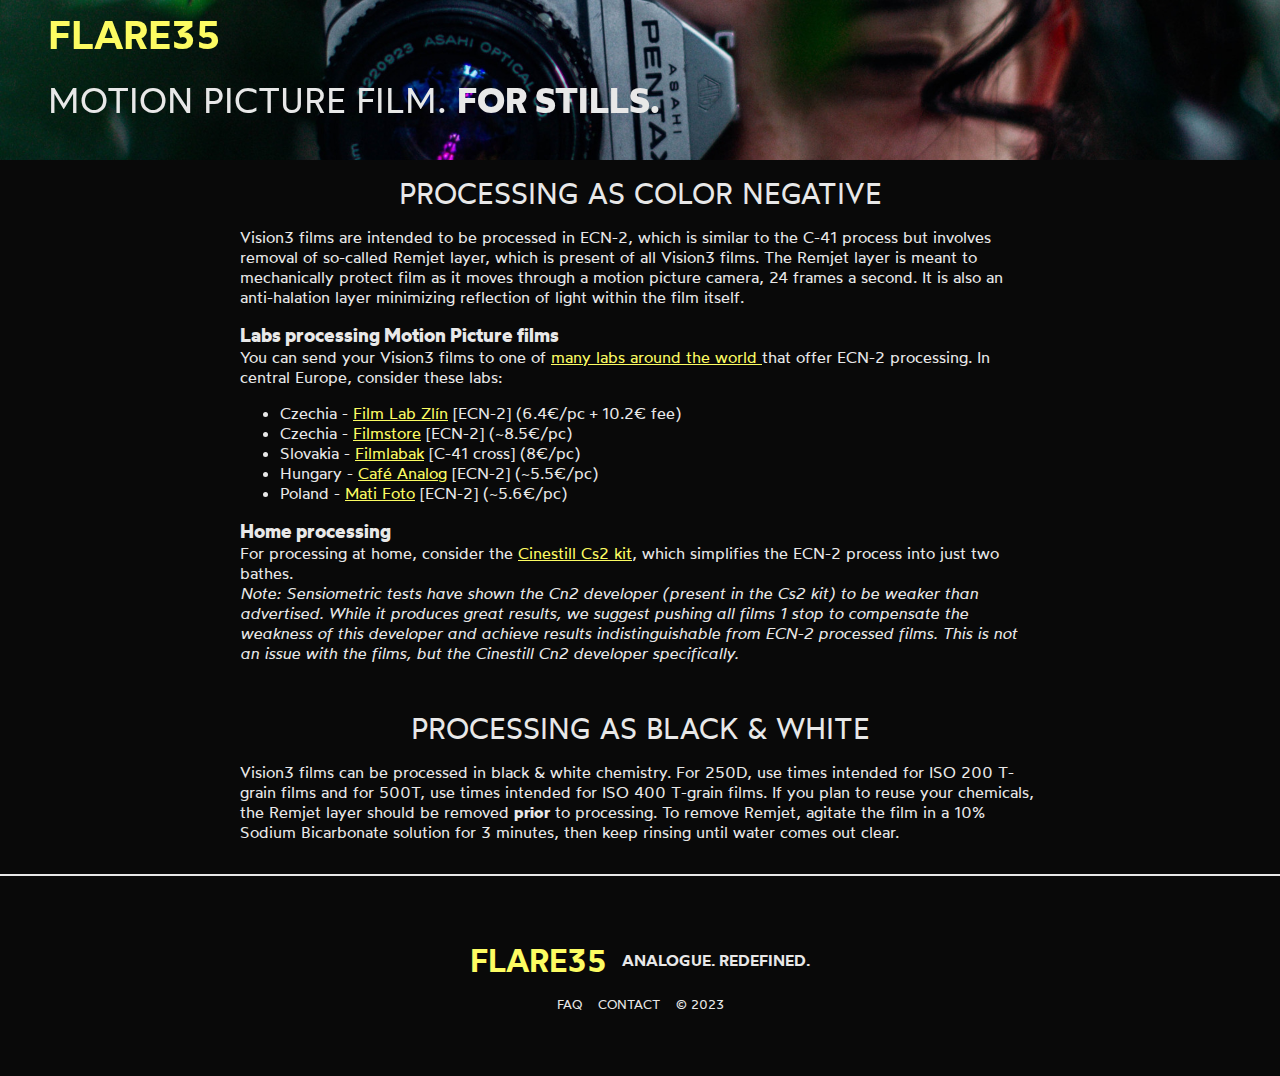
<file: processing.html>
<!DOCTYPE html>
<html lang="en">

<head>
    <meta charset="UTF-8">
    <meta name="viewport" content="width=device-width, initial-scale=1.0">
    <title>Flare35 - Motion Picture film for Stills</title>
    <meta name="robots" content="noindex">
    <link rel="preconnect" href="https://fonts.googleapis.com">
    <link rel="preconnect" href="https://fonts.gstatic.com" crossorigin>
    <link rel="preconnect" href="https://fonts.googleapis.com">
    <link rel="preconnect" href="https://fonts.gstatic.com" crossorigin>
    <link href="https://fonts.googleapis.com/css2?family=Jost:wght@200;400;600;800&display=swap" rel="stylesheet">
    <link rel="stylesheet" href="/assets/flickity.css" media="screen">
    <link rel="stylesheet" href="/assets/style.css">
    <script defer src="https://js.stripe.com/v3/"></script>
    <script src="/assets/simpleParallax.js"></script>
    <script defer src="/assets/flickity.js"></script>
    <script defer src="/assets/index.js"></script>
</head>

<body>
    <header class="composite">
        <div class="background">
            <img src="./images/girl_crop.jpg" class="parallax_down">
        </div>
        <div class="foreground">
            <a href="/" class="logo">FLARE<span class="number35">35</span></a>
            <h1>Motion Picture Film. <strong>For Stills.</strong></h1>
        </div>
    </header>
    <main>


        <section class="smaller">
            <h2>Processing as Color Negative</h2>
            <p>
                Vision3 films are intended to be processed in ECN-2,
                which is similar to the C-41 process but involves removal of so-called
                Remjet layer, which is present of all Vision3 films. The Remjet layer is
                meant to mechanically protect film as it moves through a motion picture
                camera, 24 frames a second. It is also an anti-halation layer minimizing
                reflection of light within the film itself.
            </p>
            <p>
                <h3>Labs processing Motion Picture films</h3>
                You can send your Vision3 films to one of
                <a href="https://analogamsterdam.com/labs/" target="_blank">
                many labs around the world
                </a> that offer ECN-2 processing. In central Europe, consider these labs:
                <ul>
                    <li>Czechia - <a href="https://www.filmlabzlin.cz/en/services/classical-laboratory/" target="_blank">Film Lab Zlín</a> [ECN-2] (6.4€/pc + 10.2€ fee)</li>
                    <li>Czechia - <a href="https://www.filmstore.cz/vyvolani-procesem-ecn-2/" target="_blank">Filmstore</a> [ECN-2] (~8.5€/pc)</li>
                    <li>Slovakia - <a href="https://www.filmlabak.sk/" target="_blank">Filmlabak</a> [C-41 cross] (8€/pc)</li>
                    <li>Hungary - <a href="https://cafeanalog.hu/fotolabor/film-kidolgozas" target="_blank">Café Analog</a> [ECN-2] (~5.5€/pc)</li>
                    <li>Poland - <a href="https://matifoto.pl/" target="_blank">Mati Foto</a> [ECN-2] (~5.6€/pc)</li>

                </ul>
            </p>
            <p>
                <h3>Home processing</h3>
                For processing at home, consider the <a href="https://cinestillfilm.com/products/cs2-cine-simplified-ecn-2-bath-kit-low-contrast-motion-picture-color-negatives-for-ecp-scanning?variant=32487168344138" target="_blank">Cinestill Cs2 kit</a>, which
                simplifies the ECN-2 process into just two bathes. <br>
                <i>Note: Sensiometric tests have shown the Cn2 developer (present in the Cs2 kit) to be weaker
                    than advertised. While it produces great results, we suggest pushing all
                    films 1 stop to compensate the weakness of this developer and achieve results
                    indistinguishable from ECN-2 processed films. This is not an issue with the films, but the
                    Cinestill Cn2 developer specifically.
                </i>
            </p>
        </section>

        <section class="smaller">
            <h2>Processing as Black & White</h2>
            <p>
                Vision3 films can be processed in black & white chemistry.
                For 250D, use times intended for ISO 200 T-grain films and for 500T,
                use times intended for ISO 400 T-grain films.
                If you plan to reuse your chemicals, the Remjet layer should be
                removed <b>prior</b> to processing.
                To remove Remjet, agitate the film in a 10% Sodium Bicarbonate solution
                for 3 minutes, then keep rinsing until water comes out clear.  
            </p>
        </section>



    </main>
    <footer>
        <div class="logo">
            <a href="#">FLARE35</a>
            <span>ANALOGUE. REDEFINED.</span>
        </div>
        <div class="links">
            <a href="/faq.html">FAQ</a>
            <a href="#">CONTACT</a>
            <a href="#">&copy; 2023</a>
        </div>
    </footer>
    
</body>

</html>
</file>
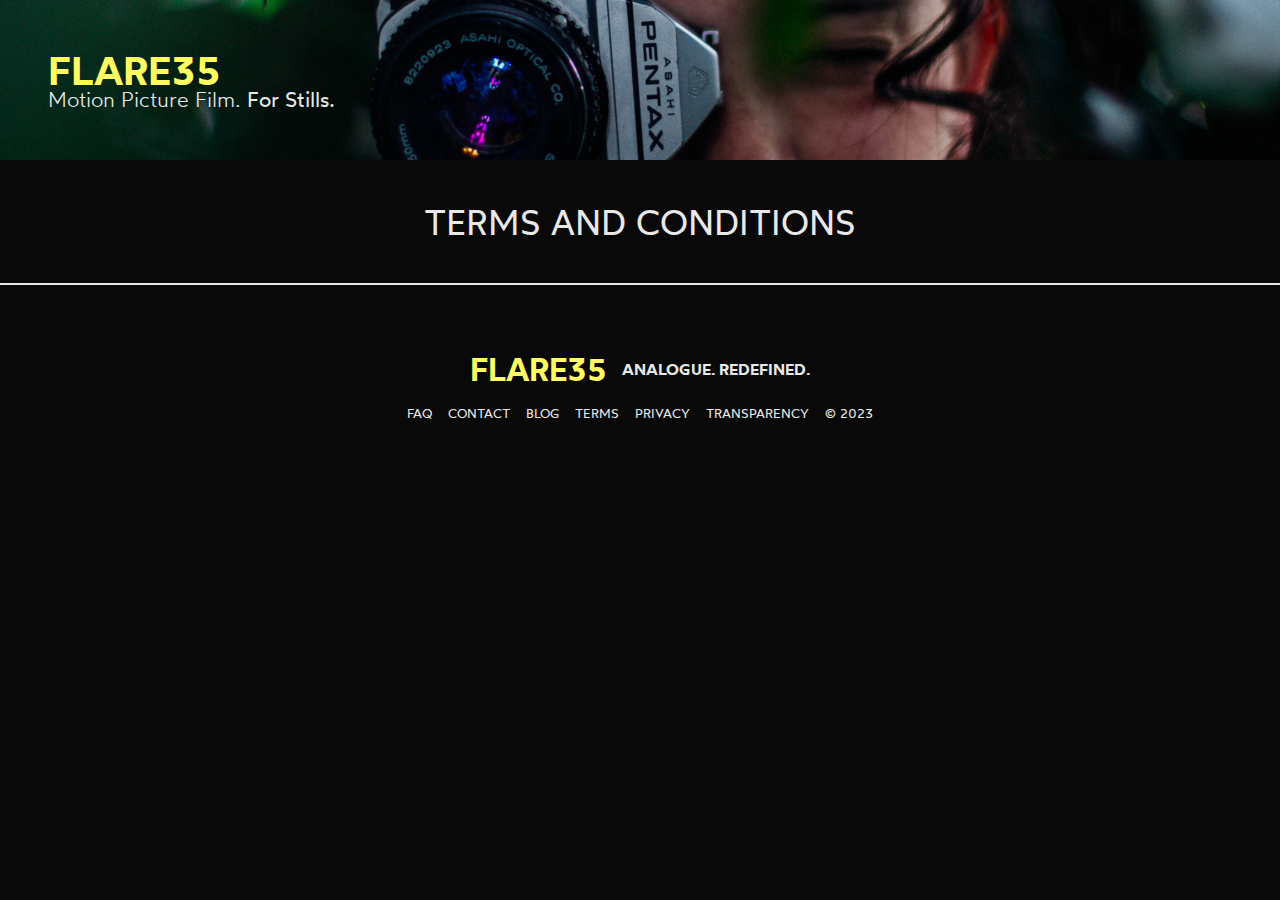
<file: terms.html>
<!DOCTYPE html>
<html lang="en">

<head>
    <meta charset="UTF-8">
    <meta name="viewport" content="width=device-width, initial-scale=1.0">
    <title>Flare35 - Motion Picture film for Stills</title>
    <link rel="stylesheet" href="/assets/style.css">
    <script async src="https://www.googletagmanager.com/gtag/js?id=G-KP2M0FMFSC"></script>
    <script>
        window.dataLayer = window.dataLayer || [];
        function gtag(){dataLayer.push(arguments);}
        gtag('js', new Date());

        gtag('config', 'G-KP2M0FMFSC');
    </script>
</head>


<body>
    <header class="composite">
        <div class="background">
            <img src="./images/girl_crop.jpg" class="parallax_down">
        </div>
        <div class="foreground">
            <a href="/" class="logo">FLARE<span class="number35">35</span></a>
            <span>Motion Picture Film. <strong>For Stills.</strong></span>
        </div>
    </header>
    <main>

        <section class="smaller">
            <h1>Terms and Conditions</h1>
            <p></p>
        </section>


    </main>
    <footer>
        <div class="logo">
            <a href="#">FLARE35</a>
            <span>ANALOGUE. REDEFINED.</span>
        </div>
        <div class="links">
            <a href="/faq.html">FAQ</a>
            <a href="/contact.html">Contact</a>
            <a href="/blog/">Blog</a>
            <a href="/terms.html">Terms</a>
            <a href="/privacy.html">Privacy</a>
            <a href="/transparency.html">Transparency</a>
            <a>&copy; 2023</a>
        </div>
    </footer>
    
</body>

</html>
</file>
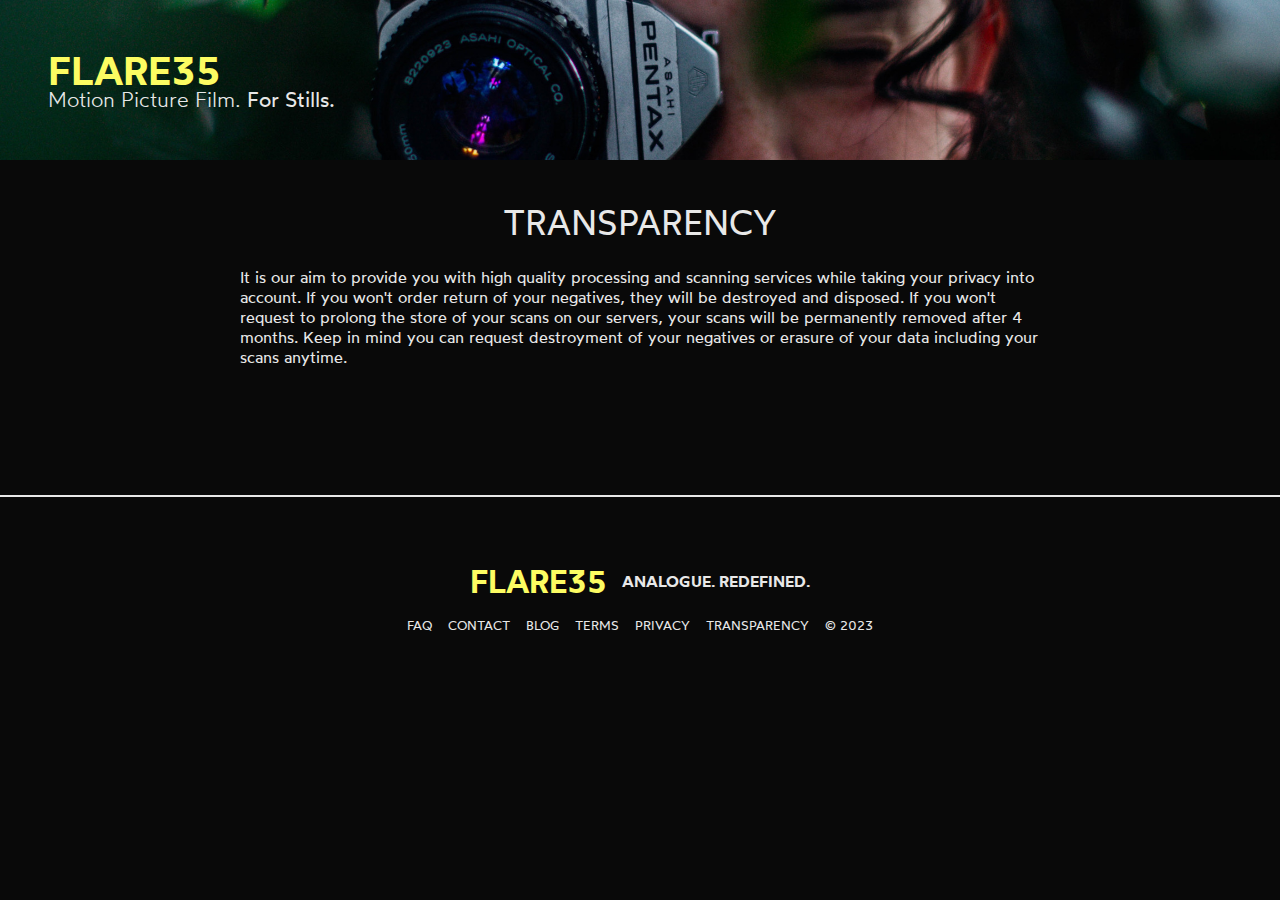
<file: transparency.html>
<!DOCTYPE html>
<html lang="en">

<head>
    <meta charset="UTF-8">
    <meta name="viewport" content="width=device-width, initial-scale=1.0">
    <title>Flare35 - Motion Picture film for Stills</title>
    <link rel="stylesheet" href="/assets/style.css">
    <script async src="https://www.googletagmanager.com/gtag/js?id=G-KP2M0FMFSC"></script>
    <script>
        window.dataLayer = window.dataLayer || [];
        function gtag(){dataLayer.push(arguments);}
        gtag('js', new Date());

        gtag('config', 'G-KP2M0FMFSC');
    </script>
</head>

<body>
    <header class="composite">
        <div class="background">
            <img src="./images/girl_crop.jpg">
        </div>
        <div class="foreground">
            <a href="/" class="logo">FLARE<span class="number35">35</span></a>
            <span>Motion Picture Film. <strong>For Stills.</strong></span>
        </div>
    </header>
    <main>


        <section class="smaller marginbottom">
            <h1>Transparency</h1>
            <p>
                It is our aim to provide you with high quality processing and scanning services while taking your privacy into account.
                If you won't order return of your negatives, they will be destroyed and disposed.
                If you won't request to prolong the store of your scans on our servers, your scans will be permanently removed after 4 months.
                Keep in mind you can request destroyment of your negatives or erasure of your data including your scans anytime.
            </p>

        </section>


    </main>
    <footer>
        <div class="logo">
            <a href="#">FLARE35</a>
            <span>ANALOGUE. REDEFINED.</span>
        </div>
        <div class="links">
            <a href="/faq.html">FAQ</a>
            <a href="/contact.html">Contact</a>
            <a href="/blog/">Blog</a>
            <a href="/terms.html">Terms</a>
            <a href="/privacy.html">Privacy</a>
            <a href="/transparency.html">Transparency</a>
            <a>&copy; 2023</a>
        </div>
    </footer>
    
</body>

</html>
</file>
<file: assets/style.css>
:root {
    --background: rgb(9, 9, 9);
    --background-alt: #353531;
    --primary: #fcfc62;
    --secondary: #86fc62;
    --text: #e8e8e8 ;

    --bg-color: rgb(20, 20, 20);
    --card-color: rgb(23, 23, 23);
    --padding: 3rem;
}

/*! Generated by Font Squirrel (https://www.fontsquirrel.com) on January 24, 2022 */



@font-face {
    font-family: 'Wotfard';
    src: url('/assets/fonts/wotfard/wotfard-thin-webfont.woff2') format('woff2'),
         url('/assets/fonts/wotfard/wotfard-thin-webfont.woff') format('woff');
    font-weight: 100;
    font-style: normal;

}

@font-face {
    font-family: 'Wotfard';
    src: url('/assets/fonts/wotfard/wotfard-thinitalic-webfont.woff2') format('woff2'),
         url('/assets/fonts/wotfard/wotfard-thinitalic-webfont.woff') format('woff');
    font-weight: 100;
    font-style: italic;

}

@font-face {
    font-family: 'Wotfard';
    src: url('/assets/fonts/wotfard/wotfard-extralight-webfont.woff2') format('woff2'),
         url('/assets/fonts/wotfard/wotfard-extralight-webfont.woff') format('woff');
    font-weight: 200;
    font-style: normal;

}

@font-face {
    font-family: 'Wotfard';
    src: url('/assets/fonts/wotfard/wotfard-extralightitalic-webfont.woff2') format('woff2'),
         url('/assets/fonts/wotfard/wotfard-extralightitalic-webfont.woff') format('woff');
    font-weight: 200;
    font-style: italic;

}

@font-face {
    font-family: 'Wotfard';
    src: url('/assets/fonts/wotfard/wotfard-light-webfont.woff2') format('woff2'),
         url('/assets/fonts/wotfard/wotfard-light-webfont.woff') format('woff');
    font-weight: 300;
    font-style: normal;

}

@font-face {
    font-family: 'Wotfard';
    src: url('/assets/fonts/wotfard/wotfard-lightitalic-webfont.woff2') format('woff2'),
         url('/assets/fonts/wotfard/wotfard-lightitalic-webfont.woff') format('woff');
    font-weight: 300;
    font-style: italic;

}

@font-face {
    font-family: 'Wotfard';
    src: url('/assets/fonts/wotfard/wotfard-regular-webfont.woff2') format('woff2'),
         url('/assets/fonts/wotfard/wotfard-regular-webfont.woff') format('woff');
    font-weight: 400;
    font-style: normal;
}

@font-face {
    font-family: 'Wotfard';
    src: url('/assets/fonts/wotfard/wotfard-regularitalic-webfont.woff2') format('woff2'),
         url('/assets/fonts/wotfard/wotfard-regularitalic-webfont.woff') format('woff');
    font-weight: 400;
    font-style: italic;

}

@font-face {
    font-family: 'Wotfard';
    src: url('/assets/fonts/wotfard/wotfard-medium-webfont.woff2') format('woff2'),
         url('/assets/fonts/wotfard/wotfard-medium-webfont.woff') format('woff');
    font-weight: 500;
    font-style: normal;

}

@font-face {
    font-family: 'Wotfard';
    src: url('/assets/fonts/wotfard/wotfard-mediumitalic-webfont.woff2') format('woff2'),
         url('/assets/fonts/wotfard/wotfard-mediumitalic-webfont.woff') format('woff');
    font-weight: 500;
    font-style: italic;
}



@font-face {
    font-family: 'Wotfard';
    src: url('/assets/fonts/wotfard/wotfard-semibold-webfont.woff2') format('woff2'),
         url('/assets/fonts/wotfard/wotfard-semibold-webfont.woff') format('woff');
    font-weight: 600;
    font-style: normal;
}

@font-face {
    font-family: 'Wotfard';
    src: url('/assets/fonts/wotfard/wotfard-semibolditalic-webfont.woff2') format('woff2'),
         url('/assets/fonts/wotfard/wotfard-semibolditalic-webfont.woff') format('woff');
    font-weight: 600;
    font-style: italic;
}

@font-face {
    font-family: 'Wotfard';
    src: url('/assets/fonts/wotfard/wotfard-bold-webfont.woff2') format('woff2'),
         url('/assets/fonts/wotfard/wotfard-bold-webfont.woff') format('woff');
    font-weight: 700;
    font-style: normal;
}

@font-face {
    font-family: 'Wotfard';
    src: url('/assets/fonts/wotfard/wotfard-bolditalic-webfont.woff2') format('woff2'),
         url('/assets/fonts/wotfard/wotfard-bolditalic-webfont.woff') format('woff');
    font-weight: 700;
    font-style: italic;
}

html {
    background-color: var(--background);
    color: var(--text);
    scroll-behavior: smooth;

}

*,*::before,*::after {
    box-sizing: border-box;
}

svg {
    fill: currentColor;
}

hr {
    width: 100%;
}

body {
    display: flex;
    flex-direction: column;

    margin: 0;


    font-family: 'Wotfard', sans-serif;

    &::-webkit-scrollbar {
        width: 0.5em;
    }
       
    &::-webkit-scrollbar-track {
        background-image: linear-gradient(var(--background-alt), var(--background));
    }
       
    &::-webkit-scrollbar-thumb {
        background-color: var(--primary);
    }
}

a {
    color: var(--primary);
}

.logo {
    font-weight: 600;
    & > .number35 {
        /*font-weight: 200;*/
    }
}

header {
    width: 100%;
    height: 10rem;
    position: relative;

    & a.logo {
        font-size: 2.5rem;
        line-height: 1em;
        text-decoration: none;

        + span {
            font-size: 1.3rem;
            line-height: 1em;
            font-weight: 300;
            margin: 0;
    
            & > strong {
                font-weight: 400;
            }
        }
    }



    &.composite {

        
        & > .foreground {
            justify-content: center;
            align-items: flex-start;

            padding: 0;
            padding-left: 3rem;


            &.dimcenter {
                background-image: radial-gradient(rgba(0,0,0, .7) 0% 20%, transparent 50% 80%);
            }
        }

        &.fullscreen {

            & a.logo {
                font-size: 3.5rem;        
                + span {
                    font-size: 1.6rem;
                }
            }

            height: 100vh;

            & > .foreground {
                justify-content: flex-end;
                align-items: flex-start;
                
                padding-bottom: 3rem;
                padding-left: 3rem;

                & > * {
                    opacity: 0;
                    animation: appear ease 1s;
                    animation-iteration-count: 1;
                    animation-delay: 0.s;
                    animation-fill-mode: forwards;
                }
            }

            
    
        }

        
    
        
    }


    


}

.composite {

    position: relative;
    
    & > .background {
        width: 100%;
        height: 100%;
        position: relative;
        & > img, & > picture, & > .simpleParallax {
            width: 100%;
            height: 100%;
            overflow: hidden;
            position: absolute;
            top: 50%;
            left: 50%;
            transform: translate(-50%, -50%);

            object-fit: cover;
        }
        
        &.dimmed {
            opacity: 0.8;
        }
    }

    & > .foreground {

        position: absolute;
        width: 100%;
        height: 100%;
        top: 0;
        left: 0;


        display: flex;
        flex-direction: column;
        align-items: flex-start;
        justify-content: flex-end;

        
    }
}

.icon {
    height: 1em;
}

.vertical_spacer {
    height: 40rem;
}

/*
h1,h2,h3,h4,h5,h6 {
    margin: 0;
    margin-bottom: 2em;
}
*/

h2, h3 {
    margin: 0;
}


h1 {
    text-align: center;
    text-transform: uppercase;
    font-weight: 400;
    font-size: 2.2rem;
}

h2 {
    text-align: center;
    text-transform: uppercase;
    font-weight: 400;
    font-size: 1.8rem;
}


main {
    display: flex;
    flex-direction: column;
    align-items: stretch;
}

nav {
    width: 100%;
    background-color: var(--bg-color);
    position: sticky;
    top: 0;
    left: 0;

    z-index: 5;

    display: flex;
    align-items: center;

    padding: 0 var(--padding);

    transition: all .3s;
    opacity: 1;

    &.hidden {
        visibility: hidden;
        opacity: 0;
    }

    & > a {      
        font-size: 1.2rem;
        font-weight: 600;
        text-decoration: none;
        padding: 1rem 1.2rem;
    }

    & > #toggle {
        display: none;
    }

    & > .menu {
        width: 2em;
        height: 2em;
        cursor: pointer;
        color: var(--primary);
        position: relative;
        display: none;

        &::before, &::after {
            content: "";
            display: block;
            width: 100%;
            height: 3px;
            background-color: currentColor;

            position: absolute;
            transition: all .2s;
        }

        &::before {
            top: 20%;
        }

        &::after {
            bottom: 20%;
        }

        

    }

    & > #toggle {
        margin-left: auto;
        display: none;

        &:checked + .menu {

            &::before {
                transform: rotate(45deg);
                top: 50%;
            }
    
            &::after {
                transform: rotate(-45deg);
                top: 50%;
                bottom: unset;
            }
                
        }
        

    }

    & > .links {

        margin-left: auto;
        display: flex;

        & > a {
            display: flex;
            flex-direction: column;
    
            position: relative;
            text-decoration: none;
    
            padding: 1rem 1.2rem;
    
    
            line-height: 1em;
    
            transition: all .2s;
    
    
            &::after {
                position: absolute;
                bottom: 0;
                left: 0;
                content: "";
                width: 0px;
                height: 2px;
                background-color: currentColor;
                transition: inherit
    
            }
    
            &:hover {
                background-color: var(--background-alt);
    
                &::after {
                    width: 100%;
                }
            }

            &:not(:last-child) {
                margin-right: 2rem;
            }
        }
    }

    & > div.spacer {
        width: 100%;
    }


}

@media only screen and (max-width: 600px) {
    :root {
        --padding: 1rem;
    }
    /*
    nav {
        font-size: .8rem;
        
        & > a {
            padding: 0.1rem;

            &:not(:last-child) {
                margin-right: 0.2rem;
            }
        }
    }*/
}

.simpleParallax {
    & > img, & > picture, & > picture > img {
        width: 100%;
        height: 100%;
        object-fit: cover;
    }
}

section {

    & h2 {
        margin-bottom: 1rem;
    }

    & p {
        margin-top: 0rem;
    }

    scroll-margin-top: 100px;

    &:not(.nomargin) {
        margin: 1rem var(--padding);
    }

    &.margintop {
        margin-top: 7rem;
    }

    &.marginbottom {
        margin-bottom: 7rem;
    }

    &.center {
        display: flex;
        flex-direction: column;
        align-items: center;
        justify-content: center;
    }

}

@keyframes appear {
    0% {
        opacity: 0;
    }
    100% {
        opacity: 1;
    }
}


.gallery {
    display: grid;
    grid-template-columns: 1fr 1fr 1fr 1fr;
    grid-template-rows: 1fr 1fr;
    gap: 1rem;

    @media(max-width: 600px) {
        display: flex;
        flex-direction: column;
    }

    & > div {

        display: flex;
        flex-direction: column;

        &.columns_span2 {
            grid-column: span 2;
        }

        &.rows_span2 {
            grid-row: span 2;

        }

        & > img, & >.simpleParallax {
            width: 100%;
            height: 100%;
            object-fit: cover;


        }
    } 

    
}


.bi {
    display: grid;
    grid-template-columns: 1fr 1fr;
    gap: 2rem;
    justify-items: center;

    > img {
        height: 25rem;
    }

    > div {
        text-align: start;
        width: 100%;

        display: flex;
        flex-direction: column;
        justify-content: center;
    }
}



footer {
    border-top: 2px solid currentColor;
    text-align: center;
    padding: 4rem 0;
    display: flex;
    gap: 1rem;
    flex-direction: column;


    & > div {
        display: flex;
        align-items: center;
        justify-content: center;
        gap: 1rem;

        & > a {
            text-decoration: none;
            color: inherit;
            font-size: 0.8rem;
            text-transform: uppercase;

        }

        &.logo {
            & > a {
                font-size: 2rem;
                color: var(--primary);
            }
        }

        &.address {
            font-size: 0.8rem;
            gap: 0.5rem;
        }
        
    }

    
}

strong {
    font-weight: 700;
}





img {
    max-width: 100%;
}

.rating {
    display: flex;
    align-items: center;
    justify-content: center;
    flex-direction: column;
    padding: 0 6rem;


    width: 100vw;
    height: 5rem;

    & > span:first-child {
        font-size: 1.2rem;
    }

    & > span:last-child {
        opacity: .5;
    }

}

a {
    cursor: pointer;
}

.flickity-prev-next-button {
    width: 5rem;
    height: 5rem;
    background: transparent;
    color: currentColor;
}

.flickity-prev-next-button:hover {
    background: transparent;
    color: var(--primary);
}


section.smaller {
    width: clamp(12rem, 800px, 100%);
    align-self: center;
}

.inverted {
    background-color: var(--primary);
    color: var(--background);

    & a {
        color: var(--background);
    }
}

.text_center {
    text-align: center;
}



/*
 CARD HOVER EFFECT
*/


#cards {

    width: 100%;
    display: grid;
    grid-template-columns: repeat(auto-fit, minmax(10rem, 1fr));
    gap: 1rem;  

    margin-top: 4rem;
    margin-bottom: 3rem;

}

.card {
    width: 100%;
    display: flex;
    height: 260px;
    flex-direction: column;
    


    & > .card-content {
        display: flex;
        flex-direction: column;
        flex-grow: 1;
        padding: 10px;
        
    }

    
}

.hoverelem {
    background-color: rgba(255, 255, 255, 0.1);
    border-radius: 1rem;
    border: none;
    
    position: relative;

    & > .hoverelem-content {
        background-color: var(--card-color);
        border-radius: inherit;
        position: absolute;
        z-index: 2;
        inset: 1px;
    }


    &::after {
        border-radius: inherit;
        content: "";
        height: 100%;
        left: 0px;
        opacity: 0;
        position: absolute;
        top: 0px;
        transition: opacity 500ms;
        width: 100%;
        background: radial-gradient(
          600px circle at var(--mouse-x) var(--mouse-y), 
          rgba(255,255,255,.3),
          transparent 40%
        );
        z-index: 1;
    }
}

#hovereffect {
    width: 100%;
    display: flex;
    flex-direction: column;
    align-items: center;
}

#hovereffect:hover .hoverelem::after {
    opacity: 1;
}

input, button, textarea {
    color: inherit;
    background-color: transparent;

    &:focus {
        outline: none;
    }
}



.checkout-button {
    width: 20rem;
    height: 5rem;
    margin-top: 2rem;

    & > span {
        display: flex;
        align-items: center;
        justify-content: center;
        gap: 1rem;
        font-size: 1.4rem;
    }
}

  
  
  
  
  
  
  /* -- ↓ ↓ ↓ extra card content styles ↓ ↓ ↓ -- */
  

.card-image {
    align-items: center;
    display: flex;
    height: 70%;
    justify-content: center;
    overflow: hidden;

    & > img {
        max-height: 100%;
    }
}


  
.card-info {
    align-items: center;
    display: flex;
    flex-direction: column;

    
    flex-grow: 1;

    & > h3 {
        font-size: 2em;
        font-weight: 300;
        margin-top: 1rem;
    }

    & > span.availability {
        width: 100%;
        text-align: end;
        color: lime;
    }

    & > .product_menu {
        width: 100%;
        display: flex;
        align-items: center;

        border-top: 1px solid currentColor;

        & > .price {
            border-right: 1px solid --background;
            width: 100%;

        }

        & > .amount {
            border: none;
            width: 2em;
        }

        & > button.plus, & > button.minus {
            border: none;
        }
    }

}
  
  /* -- ↓ ↓ ↓ some responsiveness ↓ ↓ ↓ -- */
  
@media(max-width: 1000px) {

    nav {
        display: grid;
        grid-template-columns: auto 1fr auto auto;
        grid-template-rows: 1fr auto;

        & > .logo {
            grid-row: 1 / 2;
            padding-left: 0;
        }

        & > .menu {
            display: flex;
        }

        & > #toggle {
            grid-row: 1 / 2;

            &:checked + .menu + .links {
                max-height: unset;
                opacity: 1;
                grid-column: 1 / -1;
                display: flex;
                flex-direction: column;
                padding-bottom: 3.2em;
            }
        }

        & > .links {
            max-height: 0;
            display: none;
            width: 100%;
            text-align: center;
            opacity: 0;

            transition: all .2s;
            & > a {
                width: 100%;
            }
        }
    }
    
    #cards {    
        max-width: 1000px;
        padding: 10px 0px;
    }
        
    .card {
        width: 100%;
    }

    .bi {
        display: flex;
        flex-direction: column;

        & > div:has(img) {
            order: 1;
        }
    }
    p {
        text-align: center;
    }
}

.flexcolumn {
    display: flex;
    flex-direction: column;
}

.horizontalspacer {
    width: 100%;
}

.verticalspacer {
    height: 100%;
}

button:not([disabled]) {
    cursor: pointer;
}

button[disabled] {
    opacity: 0.5;
}

button,a.button {
    outline: none;
    text-decoration: none;
    border: 1px solid currentColor;
    color: var(--primary);
    padding: 0.5rem 1rem;
    line-height: calc(1em + 1.5rem + 5px);



    text-align: center;

    &:hover {
        background-color: var(--background-alt)
    }
}
</file>
